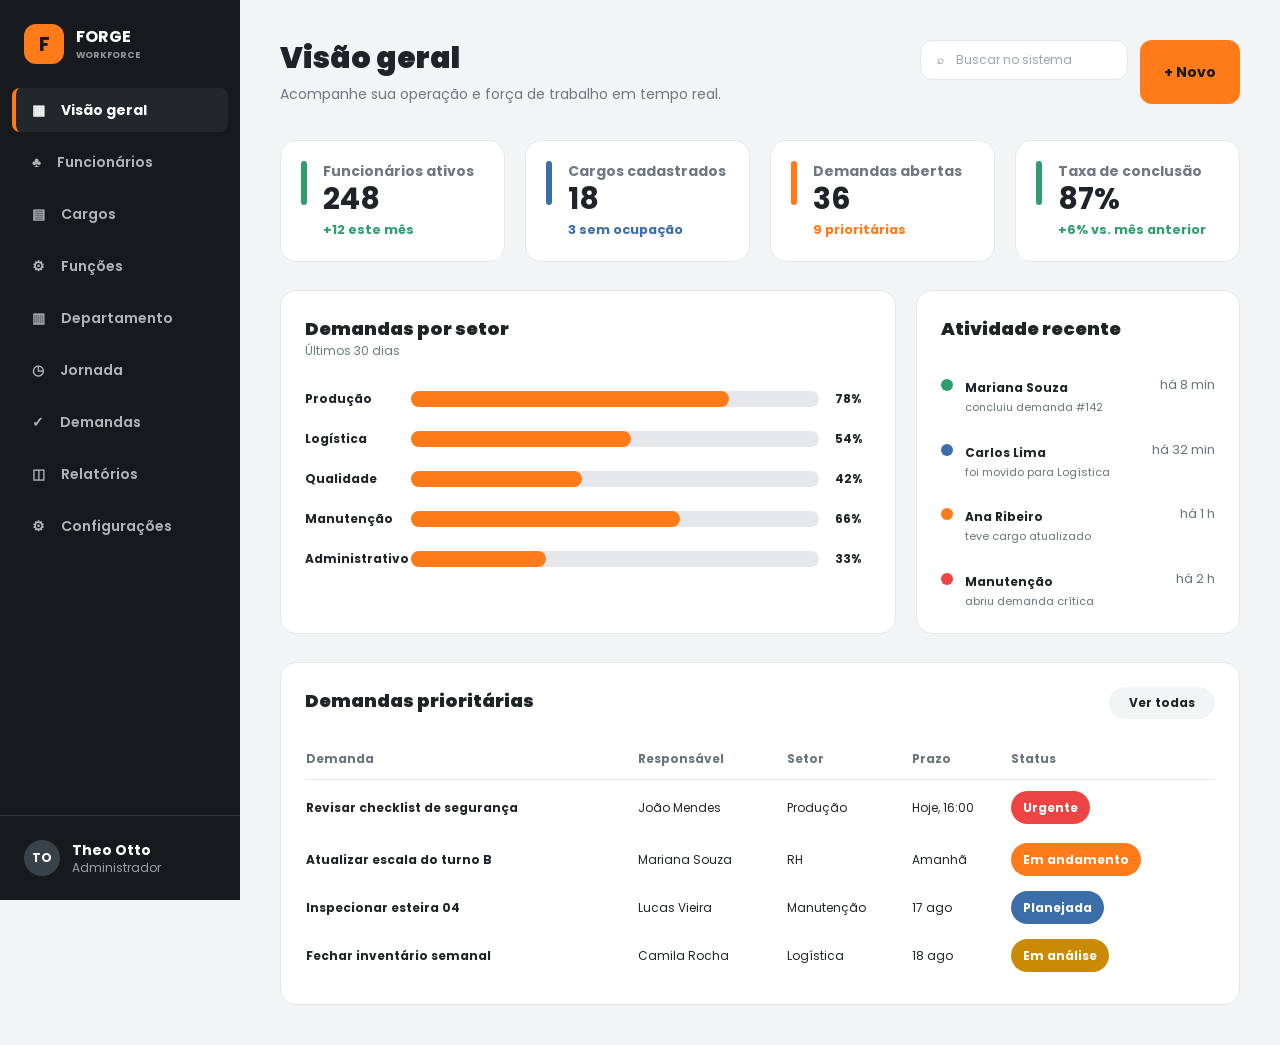
<file: reuso/view/index.html>
<!doctype html>
<html lang="pt-BR">
<head>
  <meta charset="UTF-8"><meta name="viewport" content="width=device-width,initial-scale=1">
  <title>Forge Workforce</title><script src="../assets/vendor/tailwind.js"></script>
  <script>tailwind.config={theme:{extend:{colors:{orange:'#ff7a18',ink:'#171a1d',page:'#f3f4f6'},fontFamily:{sans:['Poppins','Arial','sans-serif']}}}}</script>
  <title>Home</title>
<script src="../assets/js/variabilidade.js" defer></script>
  <link rel="stylesheet" href="../assets/css/fonts.css">
</head>
<body class="min-h-screen bg-page font-sans text-[#202428] ">
<div class="min-h-screen lg:flex">
  <aside class="bg-ink text-white lg:fixed lg:inset-y-0 lg:flex lg:w-60 lg:flex-col">
    <div class="flex items-center justify-between p-5 lg:p-6">
      <div class="flex items-center gap-3"><b class="grid size-10 place-items-center rounded-xl bg-orange text-xl text-ink">F</b><div><p class="font-bold">FORGE</p><p class="text-[9px] font-bold text-[#8f989f]">WORKFORCE</p></div></div><span class="lg:hidden">☰</span>
    </div>
    <nav class="hidden flex-1 space-y-2 px-3 lg:block">
      <a href="index.html" class="flex gap-4 rounded-lg border-l-4 border-orange bg-[#22272b] px-4 py-3 text-sm font-bold"><span>▦</span>Visão geral</a>
      <a href="funcionarios.html" class="flex gap-4 px-5 py-3 text-sm font-semibold text-[#aeb5bc] hover:bg-[#22272b]"><span>♣</span>Funcionários</a>
      <a href="cargos.html" class="flex gap-4 px-5 py-3 text-sm font-semibold text-[#aeb5bc] hover:bg-[#22272b]"><span>▤</span>Cargos</a>
      <a href="funcoes.html" class="flex gap-4 px-5 py-3 text-sm font-semibold text-[#aeb5bc] hover:bg-[#22272b]"><span>⚙</span>Funções</a>
      <a href="departamento.html" class="flex gap-4 px-5 py-3 text-sm font-semibold text-[#aeb5bc] hover:bg-[#22272b]"><span>▥</span>Departamento</a>
      <a href="jornada.html" class="flex gap-4 px-5 py-3 text-sm font-semibold text-[#aeb5bc] hover:bg-[#22272b]"><span>◷</span>Jornada</a>
      <a href="demandas.html" class="flex gap-4 px-5 py-3 text-sm font-semibold text-[#aeb5bc] hover:bg-[#22272b]"><span>✓</span>Demandas</a>
      <a href="relatorios.html" class="flex gap-4 px-5 py-3 text-sm font-semibold text-[#aeb5bc] hover:bg-[#22272b]"><span>◫</span>Relatórios</a>
      <a href="configuracoes.html" class="flex gap-4 px-5 py-3 text-sm font-semibold text-[#aeb5bc] hover:bg-[#22272b]"><span>⚙</span>Configurações</a>
    </nav>
    <div class="hidden border-t border-[#30363b] p-6 lg:flex lg:items-center lg:gap-3"><b class="grid size-9 place-items-center rounded-full bg-[#394149] text-xs">TO</b><div><p class="text-sm font-bold">Theo Otto</p><p class="text-xs text-[#9aa2a9]">Administrador</p></div></div>
  </aside>
  <main class="w-full p-5 sm:p-8 lg:ml-60 lg:p-10">
    <header class="mb-9 flex flex-col gap-5 sm:flex-row sm:justify-between">
      <div><h1 class="text-3xl font-black">Visão geral</h1><p class="mt-2 text-sm text-[#6f7780] ">Acompanhe sua operação e força de trabalho em tempo real.</p></div>
      <div class="flex gap-3"><label class="flex h-10 w-52 items-center gap-3 rounded-xl border bg-white px-4 text-xs text-[#6f7780]">⌕<input class="w-full outline-none" placeholder="Buscar no sistema"></label><button class="rounded-xl bg-orange px-6 text-sm font-bold hover:bg-orange-600 hover:scale-105 duration-300">+ Novo</button></div>
    </header>
    <section class="grid gap-5 sm:grid-cols-2 xl:grid-cols-4">
      <article class="rounded-2xl border bg-white p-5"><div class="flex gap-4"><i class="h-11 w-1.5 rounded-full bg-[#2f9e6f]"></i><div><p class="text-sm font-bold text-[#6f7780]">Funcionários ativos</p><b class="block text-3xl">248</b><small class="font-bold text-[#2f9e6f]">+12 este mês</small></div></div></article>
      <article class="rounded-2xl border bg-white p-5"><div class="flex gap-4"><i class="h-11 w-1.5 rounded-full bg-[#3b6ea8]"></i><div><p class="text-sm font-bold text-[#6f7780]">Cargos cadastrados</p><b class="block text-3xl">18</b><small class="font-bold text-[#3b6ea8]">3 sem ocupação</small></div></div></article>
      <article class="rounded-2xl border bg-white p-5"><div class="flex gap-4"><i class="h-11 w-1.5 rounded-full bg-orange"></i><div><p class="text-sm font-bold text-[#6f7780]">Demandas abertas</p><b class="block text-3xl">36</b><small class="font-bold text-orange">9 prioritárias</small></div></div></article>
      <article class="rounded-2xl border bg-white p-5"><div class="flex gap-4"><i class="h-11 w-1.5 rounded-full bg-[#2f9e6f]"></i><div><p class="text-sm font-bold text-[#6f7780]">Taxa de conclusão</p><b class="block text-3xl">87%</b><small class="font-bold text-[#2f9e6f]">+6% vs. mês anterior</small></div></div></article>
    </section>
    <section class="mt-7 grid gap-5 xl:grid-cols-[1.9fr_1fr]">
      <article class="rounded-2xl border bg-white p-6"><h2 class="text-lg font-black">Demandas por setor</h2><p class="text-xs text-[#6f7780]">Últimos 30 dias</p>
        <div class="mt-8 space-y-6">
          <div class="grid grid-cols-[90px_1fr_36px] gap-4 text-xs font-bold"><span>Produção</span><div class="h-4 rounded-full bg-gray-200"><div class="h-full w-[78%] rounded-full bg-orange"></div></div><span>78%</span></div>
          <div class="grid grid-cols-[90px_1fr_36px] gap-4 text-xs font-bold"><span>Logística</span><div class="h-4 rounded-full bg-gray-200"><div class="h-full w-[54%] rounded-full bg-orange"></div></div><span>54%</span></div>
          <div class="grid grid-cols-[90px_1fr_36px] gap-4 text-xs font-bold"><span>Qualidade</span><div class="h-4 rounded-full bg-gray-200"><div class="h-full w-[42%] rounded-full bg-orange"></div></div><span>42%</span></div>
          <div class="grid grid-cols-[90px_1fr_36px] gap-4 text-xs font-bold"><span>Manutenção</span><div class="h-4 rounded-full bg-gray-200"><div class="h-full w-[66%] rounded-full bg-orange"></div></div><span>66%</span></div>
          <div class="grid grid-cols-[90px_1fr_36px] gap-4 text-xs font-bold"><span>Administrativo</span><div class="h-4 rounded-full bg-gray-200"><div class="h-full w-[33%] rounded-full bg-orange"></div></div><span>33%</span></div>
        </div>
      </article>
      <article class="rounded-2xl border bg-white p-6"><h2 class="text-lg font-black">Atividade recente</h2>
        <div class="mt-8 space-y-6">
          <div class="flex gap-3"><i class="mt-1 size-3 rounded-full bg-[#2f9e6f]"></i><div class="flex-1"><b class="text-xs">Mariana Souza</b><p class="text-[11px] text-gray-500">concluiu demanda #142</p></div><small class="text-gray-500">há 8 min</small></div>
          <div class="flex gap-3"><i class="mt-1 size-3 rounded-full bg-[#3b6ea8]"></i><div class="flex-1"><b class="text-xs">Carlos Lima</b><p class="text-[11px] text-gray-500">foi movido para Logística</p></div><small class="text-gray-500">há 32 min</small></div>
          <div class="flex gap-3"><i class="mt-1 size-3 rounded-full bg-orange"></i><div class="flex-1"><b class="text-xs">Ana Ribeiro</b><p class="text-[11px] text-gray-500">teve cargo atualizado</p></div><small class="text-gray-500">há 1 h</small></div>
          <div class="flex gap-3"><i class="mt-1 size-3 rounded-full bg-red-500"></i><div class="flex-1"><b class="text-xs">Manutenção</b><p class="text-[11px] text-gray-500">abriu demanda crítica</p></div><small class="text-gray-500">há 2 h</small></div>
        </div>
      </article>
    </section>
    <section class="mt-7 rounded-2xl border bg-white p-6"><div class="flex justify-between"><h2 class="text-lg font-black">Demandas prioritárias</h2><button class="rounded-full bg-gray-100 px-5 py-2 text-xs font-bold">Ver todas</button></div>
      <div class="overflow-x-auto"><table class="mt-5 w-full min-w-[760px] text-left text-xs"><thead class="border-b text-gray-500"><tr><th class="py-3">Demanda</th><th>Responsável</th><th>Setor</th><th>Prazo</th><th>Status</th></tr></thead><tbody>
        <tr><td class="py-5 font-bold">Revisar checklist de segurança</td><td>João Mendes</td><td>Produção</td><td>Hoje, 16:00</td><td><b class="rounded-full bg-red-500 px-3 py-2 text-white">Urgente</b></td></tr>
        <tr><td class="py-4 font-bold">Atualizar escala do turno B</td><td>Mariana Souza</td><td>RH</td><td>Amanhã</td><td><b class="rounded-full bg-orange px-3 py-2 text-white">Em andamento</b></td></tr>
        <tr><td class="py-4 font-bold">Inspecionar esteira 04</td><td>Lucas Vieira</td><td>Manutenção</td><td>17 ago</td><td><b class="rounded-full bg-[#3b6ea8] px-3 py-2 text-white">Planejada</b></td></tr>
        <tr><td class="py-4 font-bold">Fechar inventário semanal</td><td>Camila Rocha</td><td>Logística</td><td>18 ago</td><td><b class="rounded-full bg-yellow-600 px-3 py-2 text-white">Em análise</b></td></tr>
      </tbody></table></div>
    </section>
  </main>
</div>
</body></html>
</file>
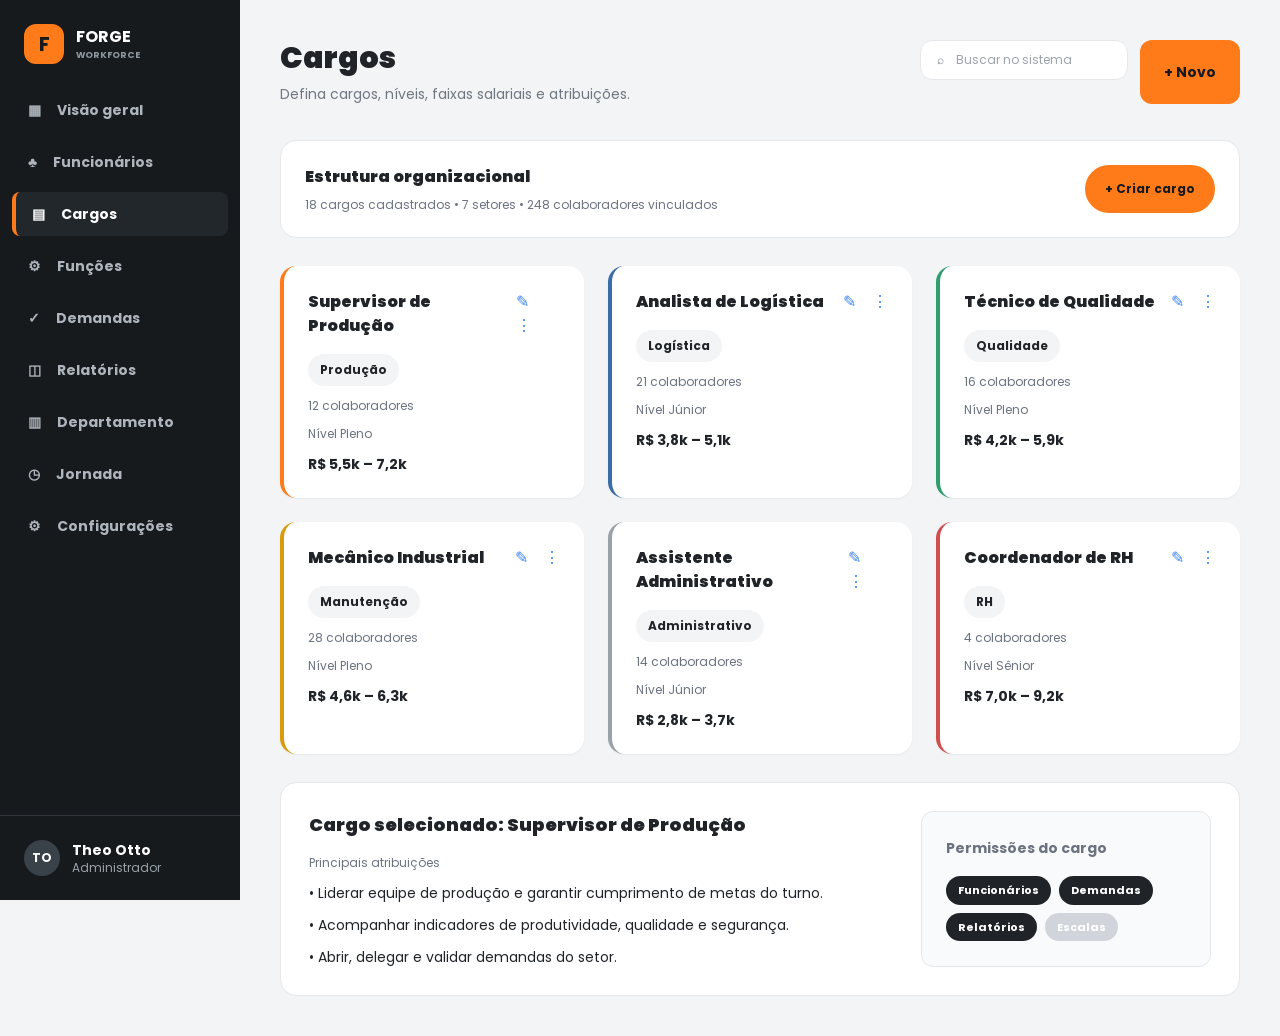
<file: reuso/view/cargos.html>
<!doctype html>
<html lang="pt-BR">
<head>
  <meta charset="UTF-8">
  <meta name="viewport" content="width=device-width, initial-scale=1">
  <title>Cargos</title>
  <script src="../assets/vendor/tailwind.js"></script>
<script src="../assets/js/variabilidade.js" defer></script>
  <link rel="stylesheet" href="../assets/css/fonts.css">
</head>
<body data-screen="cargos" class="min-h-screen bg-[#f3f4f6] font-sans text-[#202428]">
<div class="min-h-screen lg:flex">
<aside class="bg-[#171a1d] text-white lg:fixed lg:inset-y-0 lg:flex lg:w-60 lg:flex-col">
<div class="flex items-center gap-3 p-6">
<b class="grid size-10 place-items-center rounded-xl bg-[#ff7a18] text-xl text-[#171a1d]">F</b>
<div>
<p class="font-bold">FORGE</p>
<p class="text-[9px] font-bold text-[#8f989f]">WORKFORCE</p>
</div>
</div>
<nav class="hidden flex-1 space-y-2 px-3 lg:block">
<a href="index.html" class="flex gap-4 rounded-lg text-[#aeb5bc] px-4 py-3 text-sm font-bold">
<span>▦</span>Visão geral</a>
<a href="funcionarios.html" class="flex gap-4 rounded-lg text-[#aeb5bc] px-4 py-3 text-sm font-bold">
<span>♣</span>Funcionários</a>
<a href="cargos.html" class="flex gap-4 rounded-lg border-l-4 border-[#ff7a18] bg-[#22272b] text-white px-4 py-3 text-sm font-bold">
<span>▤</span>Cargos</a>
<a href="funcoes.html" class="flex gap-4 rounded-lg text-[#aeb5bc] px-4 py-3 text-sm font-bold">
<span>⚙</span>Funções</a>
<a href="demandas.html" class="flex gap-4 rounded-lg text-[#aeb5bc] px-4 py-3 text-sm font-bold">
<span>✓</span>Demandas</a>
<a href="relatorios.html" class="flex gap-4 rounded-lg text-[#aeb5bc] px-4 py-3 text-sm font-bold">
<span>◫</span>Relatórios</a>
<a href="departamento.html" class="flex gap-4 rounded-lg text-[#aeb5bc] px-4 py-3 text-sm font-bold">
<span>▥</span>Departamento</a>
<a href="jornada.html" class="flex gap-4 rounded-lg text-[#aeb5bc] px-4 py-3 text-sm font-bold">
<span>◷</span>Jornada</a>
<a href="configuracoes.html" class="flex gap-4 rounded-lg text-[#aeb5bc] px-4 py-3 text-sm font-bold">
<span>⚙</span>Configurações</a>
</nav>
<a href="perfil.html" class="hidden border-t border-[#30363b] p-6 lg:flex lg:items-center lg:gap-3">
<b class="grid size-9 place-items-center rounded-full bg-[#394149] text-xs">TO</b>
<div>
<p class="text-sm font-bold">Theo Otto</p>
<p class="text-xs text-[#9aa2a9]">Administrador</p>
</div>
</a>
</aside>
<main class="w-full p-5 sm:p-8 lg:ml-60 lg:p-10">
<header class="mb-9 flex flex-col gap-5 sm:flex-row sm:justify-between">
<div>
<h1 class="text-3xl font-black">Cargos</h1>
<p class="mt-2 text-sm text-[#6f7780]">Defina cargos, níveis, faixas salariais e atribuições.</p>
</div>
<div class="flex gap-3">
<label class="flex h-10 w-52 items-center gap-3 rounded-xl border bg-white px-4 text-xs text-[#6f7780]">⌕<input class="w-full outline-none" placeholder="Buscar no sistema">
</label>
<button class="rounded-xl bg-[#ff7a18] px-6 text-sm font-bold">+ Novo</button>
</div>
</header>
<section class="mb-7 flex justify-between rounded-2xl border bg-white p-6">
<div>
<h2 class="font-black">Estrutura organizacional</h2>
<p class="mt-2 text-xs text-gray-500">18 cargos cadastrados • 7 setores • 248 colaboradores vinculados</p>
</div>
<button class="rounded-full bg-[#ff7a18] px-5 text-xs font-bold">+ Criar cargo</button>
</section>
<section class="grid gap-6 md:grid-cols-2 xl:grid-cols-3">
<article class="rounded-2xl border-l-4 bg-white p-6 shadow-sm" style="border-left-color:#ff7a18">
<div class="flex justify-between">
<h3 class="font-black">Supervisor de Produção</h3>
<span class="text-blue-500">✎　⋮</span>
</div>
<b class="mt-4 inline-block rounded-full bg-gray-100 px-3 py-2 text-xs">Produção</b>
<p class="mt-3 text-xs text-gray-500">12 colaboradores</p>
<p class="mt-3 text-xs text-gray-500">Nível Pleno</p>
<strong class="mt-3 block text-sm">R$ 5,5k – 7,2k</strong>
</article>
<article class="rounded-2xl border-l-4 bg-white p-6 shadow-sm" style="border-left-color:#3b6ea8">
<div class="flex justify-between">
<h3 class="font-black">Analista de Logística</h3>
<span class="text-blue-500">✎　⋮</span>
</div>
<b class="mt-4 inline-block rounded-full bg-gray-100 px-3 py-2 text-xs">Logística</b>
<p class="mt-3 text-xs text-gray-500">21 colaboradores</p>
<p class="mt-3 text-xs text-gray-500">Nível Júnior</p>
<strong class="mt-3 block text-sm">R$ 3,8k – 5,1k</strong>
</article>
<article class="rounded-2xl border-l-4 bg-white p-6 shadow-sm" style="border-left-color:#2f9e6f">
<div class="flex justify-between">
<h3 class="font-black">Técnico de Qualidade</h3>
<span class="text-blue-500">✎　⋮</span>
</div>
<b class="mt-4 inline-block rounded-full bg-gray-100 px-3 py-2 text-xs">Qualidade</b>
<p class="mt-3 text-xs text-gray-500">16 colaboradores</p>
<p class="mt-3 text-xs text-gray-500">Nível Pleno</p>
<strong class="mt-3 block text-sm">R$ 4,2k – 5,9k</strong>
</article>
<article class="rounded-2xl border-l-4 bg-white p-6 shadow-sm" style="border-left-color:#d99a0b">
<div class="flex justify-between">
<h3 class="font-black">Mecânico Industrial</h3>
<span class="text-blue-500">✎　⋮</span>
</div>
<b class="mt-4 inline-block rounded-full bg-gray-100 px-3 py-2 text-xs">Manutenção</b>
<p class="mt-3 text-xs text-gray-500">28 colaboradores</p>
<p class="mt-3 text-xs text-gray-500">Nível Pleno</p>
<strong class="mt-3 block text-sm">R$ 4,6k – 6,3k</strong>
</article>
<article class="rounded-2xl border-l-4 bg-white p-6 shadow-sm" style="border-left-color:#9aa2a9">
<div class="flex justify-between">
<h3 class="font-black">Assistente Administrativo</h3>
<span class="text-blue-500">✎　⋮</span>
</div>
<b class="mt-4 inline-block rounded-full bg-gray-100 px-3 py-2 text-xs">Administrativo</b>
<p class="mt-3 text-xs text-gray-500">14 colaboradores</p>
<p class="mt-3 text-xs text-gray-500">Nível Júnior</p>
<strong class="mt-3 block text-sm">R$ 2,8k – 3,7k</strong>
</article>
<article class="rounded-2xl border-l-4 bg-white p-6 shadow-sm" style="border-left-color:#cf4e4e">
<div class="flex justify-between">
<h3 class="font-black">Coordenador de RH</h3>
<span class="text-blue-500">✎　⋮</span>
</div>
<b class="mt-4 inline-block rounded-full bg-gray-100 px-3 py-2 text-xs">RH</b>
<p class="mt-3 text-xs text-gray-500">4 colaboradores</p>
<p class="mt-3 text-xs text-gray-500">Nível Sênior</p>
<strong class="mt-3 block text-sm">R$ 7,0k – 9,2k</strong>
</article>
</section>
<section class="mt-7 grid gap-8 rounded-2xl border bg-white p-7 lg:grid-cols-[2fr_1fr]">
<div>
<h2 class="text-lg font-black">Cargo selecionado: Supervisor de Produção</h2>
<p class="mt-4 text-xs text-gray-500">Principais atribuições</p>
<ul class="mt-3 space-y-3 text-sm">
<li>• Liderar equipe de produção e garantir cumprimento de metas do turno.</li>
<li>• Acompanhar indicadores de produtividade, qualidade e segurança.</li>
<li>• Abrir, delegar e validar demandas do setor.</li>
</ul>
</div>
<div class="rounded-xl border bg-gray-50 p-6">
<b class="text-sm text-gray-500">Permissões do cargo</b>
<div class="mt-4 flex flex-wrap gap-2">
<span class="rounded-full bg-[#202428] px-3 py-1.5 text-[11px] font-bold text-white">Funcionários</span>
<span class="rounded-full bg-[#202428] px-3 py-1.5 text-[11px] font-bold text-white">Demandas</span>
<span class="rounded-full bg-[#202428] px-3 py-1.5 text-[11px] font-bold text-white">Relatórios</span>
<span class="rounded-full bg-gray-300 text-black px-3 py-1.5 text-[11px] font-bold text-white">Escalas</span>
</div>
</div>
</section>
</main>
</div>
</body>
</html>
</file>
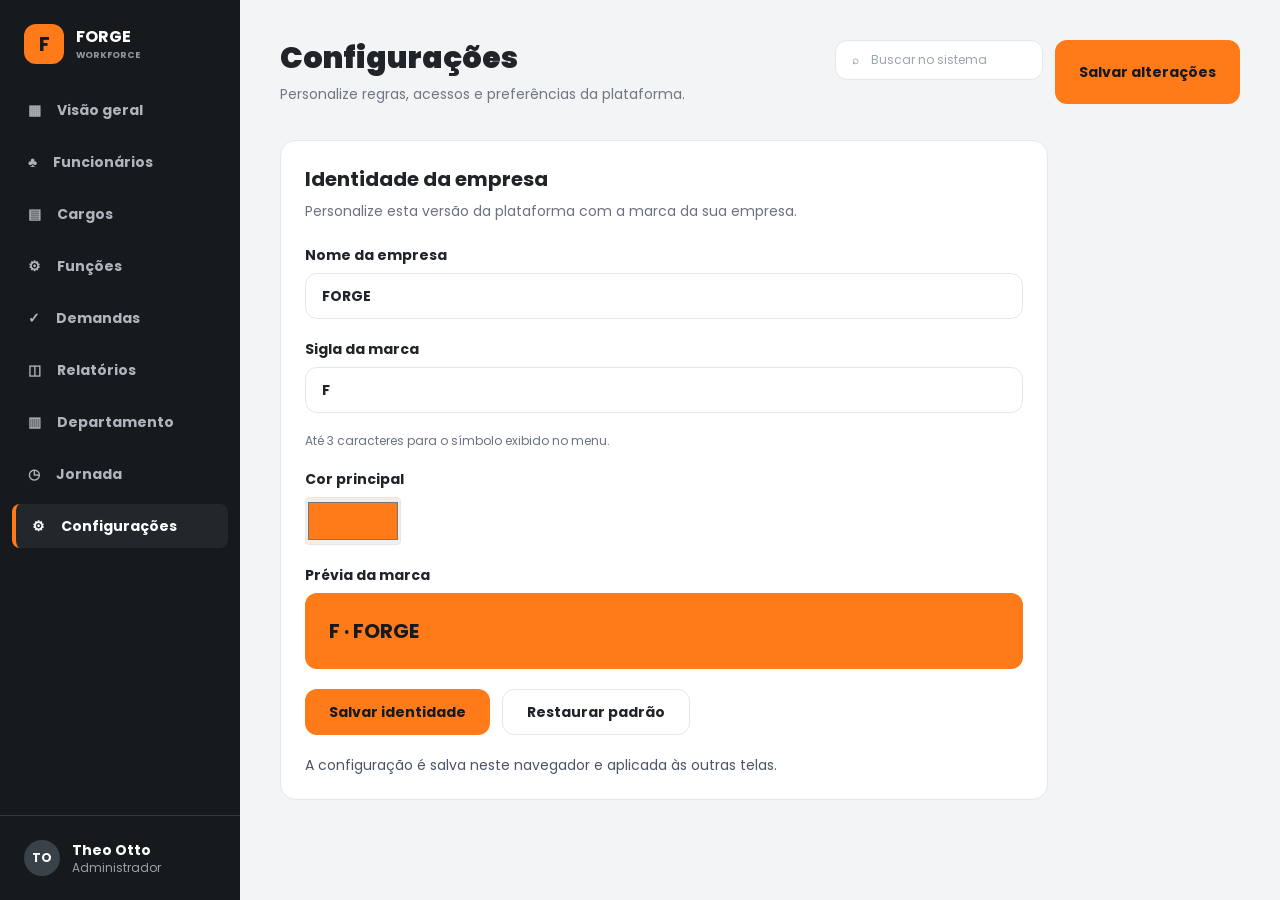
<file: reuso/view/configuracoes.html>
<!doctype html>
<html lang="pt-BR">
<head>
  <meta charset="UTF-8">
  <meta name="viewport" content="width=device-width, initial-scale=1">
  <title>Configurações</title>
  <script src="../assets/vendor/tailwind.js"></script>
<script src="../assets/js/variabilidade.js" defer></script>
  <link rel="stylesheet" href="../assets/css/fonts.css">
</head>
<body data-screen="configuracoes" class="min-h-screen bg-[#f3f4f6] font-sans text-[#202428]">
<div class="min-h-screen lg:flex">
<aside class="bg-[#171a1d] text-white lg:fixed lg:inset-y-0 lg:flex lg:w-60 lg:flex-col">
<div class="flex items-center gap-3 p-6">
<b class="grid size-10 place-items-center rounded-xl bg-[#ff7a18] text-xl text-[#171a1d]">F</b>
<div>
<p class="font-bold">FORGE</p>
<p class="text-[9px] font-bold text-[#8f989f]">WORKFORCE</p>
</div>
</div>
<nav class="hidden flex-1 space-y-2 px-3 lg:block">
<a href="index.html" class="flex gap-4 rounded-lg text-[#aeb5bc] px-4 py-3 text-sm font-bold">
<span>▦</span>Visão geral</a>
<a href="funcionarios.html" class="flex gap-4 rounded-lg text-[#aeb5bc] px-4 py-3 text-sm font-bold">
<span>♣</span>Funcionários</a>
<a href="cargos.html" class="flex gap-4 rounded-lg text-[#aeb5bc] px-4 py-3 text-sm font-bold">
<span>▤</span>Cargos</a>
<a href="funcoes.html" class="flex gap-4 rounded-lg text-[#aeb5bc] px-4 py-3 text-sm font-bold">
<span>⚙</span>Funções</a>
<a href="demandas.html" class="flex gap-4 rounded-lg text-[#aeb5bc] px-4 py-3 text-sm font-bold">
<span>✓</span>Demandas</a>
<a href="relatorios.html" class="flex gap-4 rounded-lg text-[#aeb5bc] px-4 py-3 text-sm font-bold">
<span>◫</span>Relatórios</a>
<a href="departamento.html" class="flex gap-4 rounded-lg text-[#aeb5bc] px-4 py-3 text-sm font-bold">
<span>▥</span>Departamento</a>
<a href="jornada.html" class="flex gap-4 rounded-lg text-[#aeb5bc] px-4 py-3 text-sm font-bold">
<span>◷</span>Jornada</a>
<a href="configuracoes.html" class="flex gap-4 rounded-lg border-l-4 border-[#ff7a18] bg-[#22272b] text-white px-4 py-3 text-sm font-bold">
<span>⚙</span>Configurações</a>
</nav>
<a href="perfil.html" class="hidden border-t border-[#30363b] p-6 lg:flex lg:items-center lg:gap-3">
<b class="grid size-9 place-items-center rounded-full bg-[#394149] text-xs">TO</b>
<div>
<p class="text-sm font-bold">Theo Otto</p>
<p class="text-xs text-[#9aa2a9]">Administrador</p>
</div>
</a>
</aside>
<main class="w-full p-5 sm:p-8 lg:ml-60 lg:p-10">
<header class="mb-9 flex flex-col gap-5 sm:flex-row sm:justify-between">
<div>
<h1 class="text-3xl font-black">Configurações</h1>
<p class="mt-2 text-sm text-[#6f7780]">Personalize regras, acessos e preferências da plataforma.</p>
</div>
<div class="flex gap-3">
<label class="flex h-10 w-52 items-center gap-3 rounded-xl border bg-white px-4 text-xs text-[#6f7780]">⌕<input class="w-full outline-none" placeholder="Buscar no sistema">
</label>
<button type="submit" form="identidade-form" class="rounded-xl bg-[#ff7a18] px-6 text-sm font-bold">Salvar alterações</button>
</div>
</header>
<section class="rounded-2xl border bg-white p-6 max-w-3xl">
<h2 class="text-xl font-bold">Identidade da empresa</h2>
<p class="mt-2 text-sm text-gray-500">Personalize esta versão da plataforma com a marca da sua empresa.</p>
<form id="identidade-form" class="mt-6 space-y-5">
<label class="block text-sm font-bold">Nome da empresa
<input name="nome" required maxlength="40" class="mt-2 block w-full rounded-xl border px-4 py-3" autocomplete="organization"></label>
<label class="block text-sm font-bold">Sigla da marca
<input name="sigla" required maxlength="3" class="mt-2 block w-full rounded-xl border px-4 py-3" aria-describedby="sigla-ajuda"></label>
<p id="sigla-ajuda" class="text-xs text-gray-500">Até 3 caracteres para o símbolo exibido no menu.</p>
<label class="block text-sm font-bold">Cor principal
<input name="cor" type="color" class="mt-2 block h-12 w-24 cursor-pointer rounded border" value="#ff7a18"></label>
<div><p class="mb-2 text-sm font-bold">Prévia da marca</p><div id="identidade-previa" class="rounded-xl p-6 text-xl font-bold"></div></div>
<div class="flex flex-wrap gap-3"><button type="submit" class="rounded-xl bg-[#ff7a18] px-6 py-3 text-sm font-bold">Salvar identidade</button><button id="identidade-restaurar" type="button" class="rounded-xl border px-6 py-3 text-sm font-bold">Restaurar padrão</button></div>
<p id="identidade-mensagem" role="status" aria-live="polite" class="text-sm text-gray-600">A configuração é salva neste navegador e aplicada às outras telas.</p>
</form>
</section>
</main>
</div>
</body>
</html>
</file>
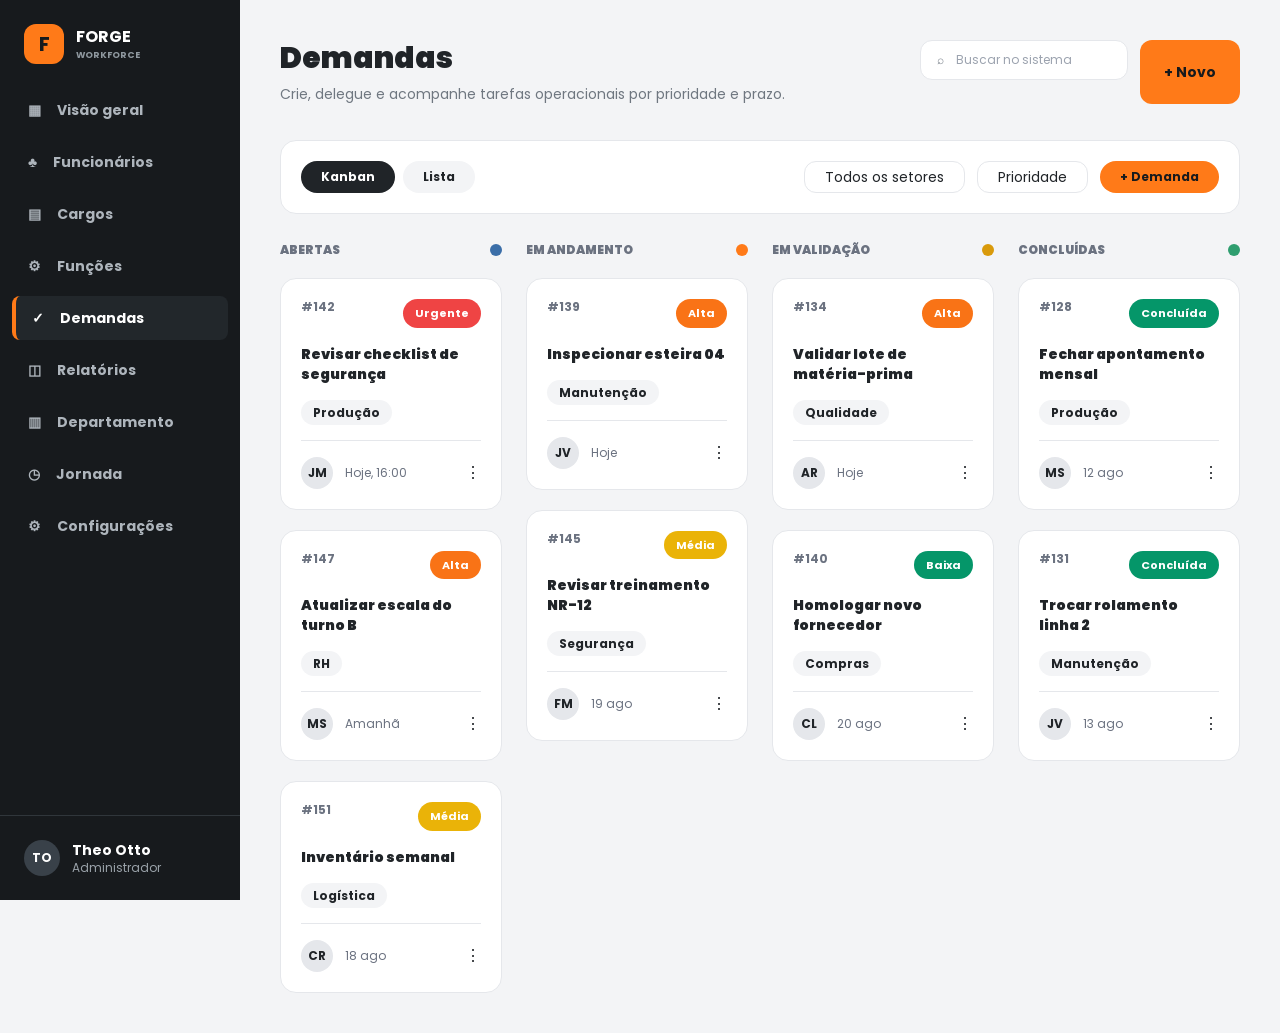
<file: reuso/view/demandas.html>
<!doctype html>
<html lang="pt-BR">
<head>
  <meta charset="UTF-8">
  <meta name="viewport" content="width=device-width, initial-scale=1">
  <title>Demandas</title>
  <script src="../assets/vendor/tailwind.js"></script>
<script src="../assets/js/variabilidade.js" defer></script>
  <link rel="stylesheet" href="../assets/css/fonts.css">
</head>
<body data-screen="demandas" class="min-h-screen bg-[#f3f4f6] font-sans text-[#202428]">
<div class="min-h-screen lg:flex">
<aside class="bg-[#171a1d] text-white lg:fixed lg:inset-y-0 lg:flex lg:w-60 lg:flex-col">
<div class="flex items-center gap-3 p-6">
<b class="grid size-10 place-items-center rounded-xl bg-[#ff7a18] text-xl text-[#171a1d]">F</b>
<div>
<p class="font-bold">FORGE</p>
<p class="text-[9px] font-bold text-[#8f989f]">WORKFORCE</p>
</div>
</div>
<nav class="hidden flex-1 space-y-2 px-3 lg:block">
<a href="index.html" class="flex gap-4 rounded-lg text-[#aeb5bc] px-4 py-3 text-sm font-bold">
<span>▦</span>Visão geral</a>
<a href="funcionarios.html" class="flex gap-4 rounded-lg text-[#aeb5bc] px-4 py-3 text-sm font-bold">
<span>♣</span>Funcionários</a>
<a href="cargos.html" class="flex gap-4 rounded-lg text-[#aeb5bc] px-4 py-3 text-sm font-bold">
<span>▤</span>Cargos</a>
<a href="funcoes.html" class="flex gap-4 rounded-lg text-[#aeb5bc] px-4 py-3 text-sm font-bold">
<span>⚙</span>Funções</a>
<a href="demandas.html" class="flex gap-4 rounded-lg border-l-4 border-[#ff7a18] bg-[#22272b] text-white px-4 py-3 text-sm font-bold">
<span>✓</span>Demandas</a>
<a href="relatorios.html" class="flex gap-4 rounded-lg text-[#aeb5bc] px-4 py-3 text-sm font-bold">
<span>◫</span>Relatórios</a>
<a href="departamento.html" class="flex gap-4 rounded-lg text-[#aeb5bc] px-4 py-3 text-sm font-bold">
<span>▥</span>Departamento</a>
<a href="jornada.html" class="flex gap-4 rounded-lg text-[#aeb5bc] px-4 py-3 text-sm font-bold">
<span>◷</span>Jornada</a>
<a href="configuracoes.html" class="flex gap-4 rounded-lg text-[#aeb5bc] px-4 py-3 text-sm font-bold">
<span>⚙</span>Configurações</a>
</nav>
<a href="perfil.html" class="hidden border-t border-[#30363b] p-6 lg:flex lg:items-center lg:gap-3">
<b class="grid size-9 place-items-center rounded-full bg-[#394149] text-xs">TO</b>
<div>
<p class="text-sm font-bold">Theo Otto</p>
<p class="text-xs text-[#9aa2a9]">Administrador</p>
</div>
</a>
</aside>
<main class="w-full p-5 sm:p-8 lg:ml-60 lg:p-10">
<header class="mb-9 flex flex-col gap-5 sm:flex-row sm:justify-between">
<div>
<h1 class="text-3xl font-black">Demandas</h1>
<p class="mt-2 text-sm text-[#6f7780]">Crie, delegue e acompanhe tarefas operacionais por prioridade e prazo.</p>
</div>
<div class="flex gap-3">
<label class="flex h-10 w-52 items-center gap-3 rounded-xl border bg-white px-4 text-xs text-[#6f7780]">⌕<input class="w-full outline-none" placeholder="Buscar no sistema">
</label>
<button class="rounded-xl bg-[#ff7a18] px-6 text-sm font-bold">+ Novo</button>
</div>
</header>
<section class="mb-7 flex flex-wrap justify-between gap-4 rounded-2xl border bg-white p-5">
<div class="flex gap-2">
<b class="rounded-full bg-[#202428] px-5 py-2 text-xs text-white">Kanban</b>
<b class="rounded-full bg-gray-100 px-5 py-2 text-xs">Lista</b>
</div>
<div class="flex gap-3">
<button class="rounded-xl border px-5 text-sm">Todos os setores</button>
<button class="rounded-xl border px-5 text-sm">Prioridade</button>
<button class="rounded-full bg-[#ff7a18] px-5 text-xs font-bold">+ Demanda</button>
</div>
</section>
<section class="grid gap-6 md:grid-cols-2 xl:grid-cols-4">
<div>
<h2 class="mb-5 flex items-center justify-between text-xs font-black text-gray-500">ABERTAS<i class="size-3 rounded-full" style="background:#3b6ea8">
</i>
</h2>
<div class="space-y-5">
<article class="rounded-2xl border bg-white p-5">
<div class="flex justify-between">
<b class="text-xs text-gray-500">#142</b>
<span class="rounded-full bg-red-500 px-3 py-1.5 text-[11px] font-bold text-white">Urgente</span>
</div>
<h3 class="my-4 text-sm font-black">Revisar checklist de segurança</h3>
<b class="rounded-full bg-gray-100 px-3 py-1 text-xs">Produção</b>
<div class="mt-4 flex items-center gap-3 border-t pt-4">
<b class="grid size-8 place-items-center rounded-full bg-gray-200 text-xs">JM</b>
<span class="text-xs text-gray-500">Hoje, 16:00</span>
<span class="ml-auto">⋮</span>
</div>
</article>
<article class="rounded-2xl border bg-white p-5">
<div class="flex justify-between">
<b class="text-xs text-gray-500">#147</b>
<span class="rounded-full bg-orange-500 px-3 py-1.5 text-[11px] font-bold text-white">Alta</span>
</div>
<h3 class="my-4 text-sm font-black">Atualizar escala do turno B</h3>
<b class="rounded-full bg-gray-100 px-3 py-1 text-xs">RH</b>
<div class="mt-4 flex items-center gap-3 border-t pt-4">
<b class="grid size-8 place-items-center rounded-full bg-gray-200 text-xs">MS</b>
<span class="text-xs text-gray-500">Amanhã</span>
<span class="ml-auto">⋮</span>
</div>
</article>
<article class="rounded-2xl border bg-white p-5">
<div class="flex justify-between">
<b class="text-xs text-gray-500">#151</b>
<span class="rounded-full bg-yellow-500 px-3 py-1.5 text-[11px] font-bold text-white">Média</span>
</div>
<h3 class="my-4 text-sm font-black">Inventário semanal</h3>
<b class="rounded-full bg-gray-100 px-3 py-1 text-xs">Logística</b>
<div class="mt-4 flex items-center gap-3 border-t pt-4">
<b class="grid size-8 place-items-center rounded-full bg-gray-200 text-xs">CR</b>
<span class="text-xs text-gray-500">18 ago</span>
<span class="ml-auto">⋮</span>
</div>
</article>
</div>
</div>
<div>
<h2 class="mb-5 flex items-center justify-between text-xs font-black text-gray-500">EM ANDAMENTO<i class="size-3 rounded-full" style="background:#ff7a18">
</i>
</h2>
<div class="space-y-5">
<article class="rounded-2xl border bg-white p-5">
<div class="flex justify-between">
<b class="text-xs text-gray-500">#139</b>
<span class="rounded-full bg-orange-500 px-3 py-1.5 text-[11px] font-bold text-white">Alta</span>
</div>
<h3 class="my-4 text-sm font-black">Inspecionar esteira 04</h3>
<b class="rounded-full bg-gray-100 px-3 py-1 text-xs">Manutenção</b>
<div class="mt-4 flex items-center gap-3 border-t pt-4">
<b class="grid size-8 place-items-center rounded-full bg-gray-200 text-xs">JV</b>
<span class="text-xs text-gray-500">Hoje</span>
<span class="ml-auto">⋮</span>
</div>
</article>
<article class="rounded-2xl border bg-white p-5">
<div class="flex justify-between">
<b class="text-xs text-gray-500">#145</b>
<span class="rounded-full bg-yellow-500 px-3 py-1.5 text-[11px] font-bold text-white">Média</span>
</div>
<h3 class="my-4 text-sm font-black">Revisar treinamento NR-12</h3>
<b class="rounded-full bg-gray-100 px-3 py-1 text-xs">Segurança</b>
<div class="mt-4 flex items-center gap-3 border-t pt-4">
<b class="grid size-8 place-items-center rounded-full bg-gray-200 text-xs">FM</b>
<span class="text-xs text-gray-500">19 ago</span>
<span class="ml-auto">⋮</span>
</div>
</article>
</div>
</div>
<div>
<h2 class="mb-5 flex items-center justify-between text-xs font-black text-gray-500">EM VALIDAÇÃO<i class="size-3 rounded-full" style="background:#d99a0b">
</i>
</h2>
<div class="space-y-5">
<article class="rounded-2xl border bg-white p-5">
<div class="flex justify-between">
<b class="text-xs text-gray-500">#134</b>
<span class="rounded-full bg-orange-500 px-3 py-1.5 text-[11px] font-bold text-white">Alta</span>
</div>
<h3 class="my-4 text-sm font-black">Validar lote de matéria-prima</h3>
<b class="rounded-full bg-gray-100 px-3 py-1 text-xs">Qualidade</b>
<div class="mt-4 flex items-center gap-3 border-t pt-4">
<b class="grid size-8 place-items-center rounded-full bg-gray-200 text-xs">AR</b>
<span class="text-xs text-gray-500">Hoje</span>
<span class="ml-auto">⋮</span>
</div>
</article>
<article class="rounded-2xl border bg-white p-5">
<div class="flex justify-between">
<b class="text-xs text-gray-500">#140</b>
<span class="rounded-full bg-emerald-600 px-3 py-1.5 text-[11px] font-bold text-white">Baixa</span>
</div>
<h3 class="my-4 text-sm font-black">Homologar novo fornecedor</h3>
<b class="rounded-full bg-gray-100 px-3 py-1 text-xs">Compras</b>
<div class="mt-4 flex items-center gap-3 border-t pt-4">
<b class="grid size-8 place-items-center rounded-full bg-gray-200 text-xs">CL</b>
<span class="text-xs text-gray-500">20 ago</span>
<span class="ml-auto">⋮</span>
</div>
</article>
</div>
</div>
<div>
<h2 class="mb-5 flex items-center justify-between text-xs font-black text-gray-500">CONCLUÍDAS<i class="size-3 rounded-full" style="background:#2f9e6f">
</i>
</h2>
<div class="space-y-5">
<article class="rounded-2xl border bg-white p-5">
<div class="flex justify-between">
<b class="text-xs text-gray-500">#128</b>
<span class="rounded-full bg-emerald-600 px-3 py-1.5 text-[11px] font-bold text-white">Concluída</span>
</div>
<h3 class="my-4 text-sm font-black">Fechar apontamento mensal</h3>
<b class="rounded-full bg-gray-100 px-3 py-1 text-xs">Produção</b>
<div class="mt-4 flex items-center gap-3 border-t pt-4">
<b class="grid size-8 place-items-center rounded-full bg-gray-200 text-xs">MS</b>
<span class="text-xs text-gray-500">12 ago</span>
<span class="ml-auto">⋮</span>
</div>
</article>
<article class="rounded-2xl border bg-white p-5">
<div class="flex justify-between">
<b class="text-xs text-gray-500">#131</b>
<span class="rounded-full bg-emerald-600 px-3 py-1.5 text-[11px] font-bold text-white">Concluída</span>
</div>
<h3 class="my-4 text-sm font-black">Trocar rolamento linha 2</h3>
<b class="rounded-full bg-gray-100 px-3 py-1 text-xs">Manutenção</b>
<div class="mt-4 flex items-center gap-3 border-t pt-4">
<b class="grid size-8 place-items-center rounded-full bg-gray-200 text-xs">JV</b>
<span class="text-xs text-gray-500">13 ago</span>
<span class="ml-auto">⋮</span>
</div>
</article>
</div>
</div>
</section>
</main>
</div>
</body>
</html>
</file>
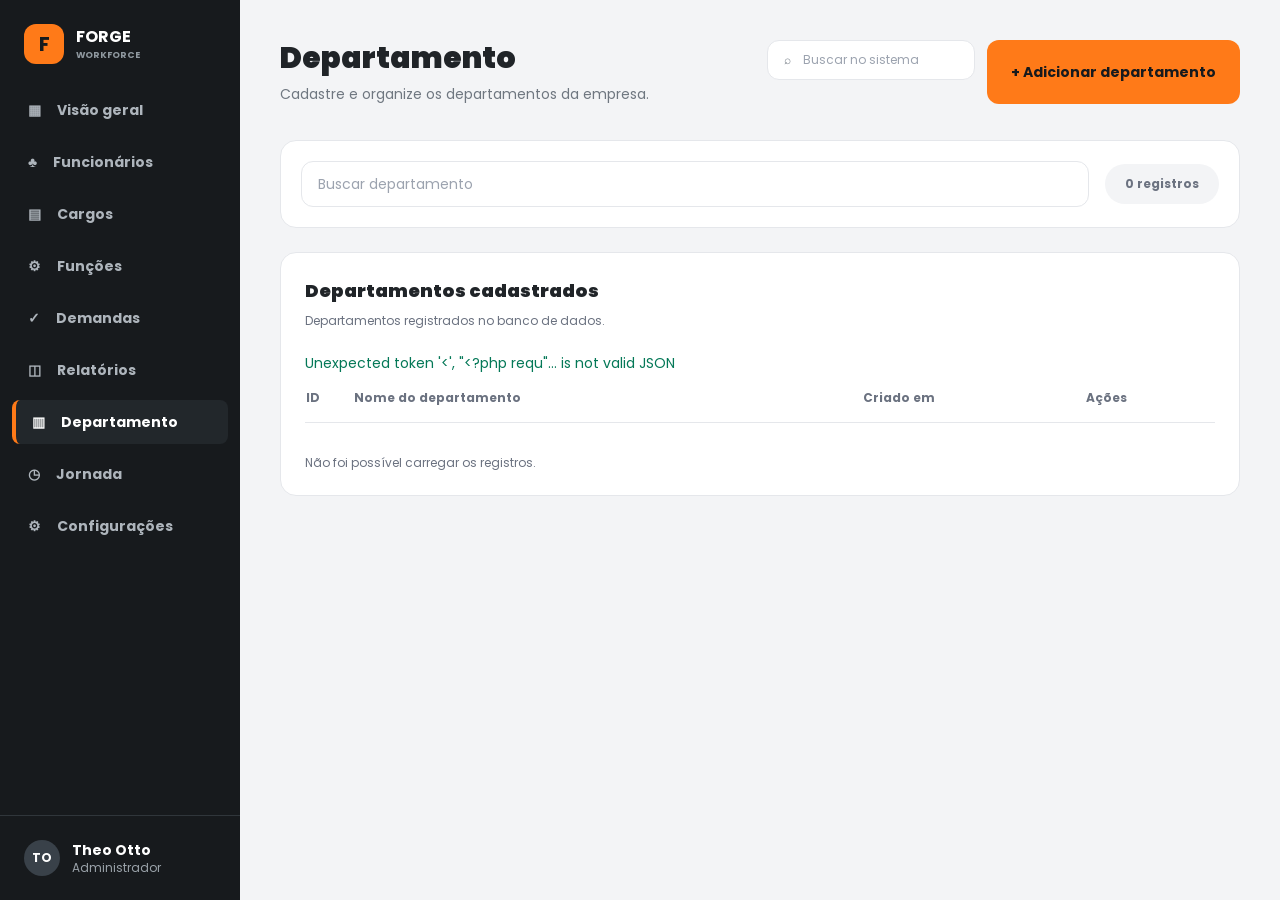
<file: reuso/view/departamento.html>
<!doctype html>
<html lang="pt-BR">
  <head>
    <meta charset="UTF-8" />
    <meta name="viewport" content="width=device-width, initial-scale=1" />
    <title>Departamento</title>
    <script src="../assets/vendor/tailwind.js"></script>
  <script src="../assets/js/variabilidade.js" defer></script>
  <link rel="stylesheet" href="../assets/css/fonts.css">
</head>
  <body
    data-screen="departamento"
    class="min-h-screen bg-[#f3f4f6] font-sans text-[#202428]"
  >
    <div class="min-h-screen lg:flex">
      <aside
        class="bg-[#171a1d] text-white lg:fixed lg:inset-y-0 lg:flex lg:w-60 lg:flex-col"
      >
        <div class="flex items-center gap-3 p-6">
          <b
            class="grid size-10 place-items-center rounded-xl bg-[#ff7a18] text-xl text-[#171a1d]"
            >F</b
          >
          <div>
            <p class="font-bold">FORGE</p>
            <p class="text-[9px] font-bold text-[#8f989f]">WORKFORCE</p>
          </div>
        </div>
        <nav class="hidden flex-1 space-y-2 px-3 lg:block">
          <a
            href="index.html"
            class="flex gap-4 rounded-lg text-[#aeb5bc] px-4 py-3 text-sm font-bold"
          >
            <span>▦</span>Visão geral</a
          >
          <a
            href="funcionarios.html"
            class="flex gap-4 rounded-lg text-[#aeb5bc] px-4 py-3 text-sm font-bold"
          >
            <span>♣</span>Funcionários</a
          >
          <a
            href="cargos.html"
            class="flex gap-4 rounded-lg text-[#aeb5bc] px-4 py-3 text-sm font-bold"
          >
            <span>▤</span>Cargos</a
          >
          <a
            href="funcoes.html"
            class="flex gap-4 rounded-lg text-[#aeb5bc] px-4 py-3 text-sm font-bold"
          >
            <span>⚙</span>Funções</a
          >
          <a
            href="demandas.html"
            class="flex gap-4 rounded-lg text-[#aeb5bc] px-4 py-3 text-sm font-bold"
          >
            <span>✓</span>Demandas</a
          >
          <a
            href="relatorios.html"
            class="flex gap-4 rounded-lg text-[#aeb5bc] px-4 py-3 text-sm font-bold"
          >
            <span>◫</span>Relatórios</a
          >
          <a
            href="departamento.html"
            class="flex gap-4 rounded-lg border-l-4 border-[#ff7a18] bg-[#22272b] text-white px-4 py-3 text-sm font-bold"
          >
            <span>▥</span>Departamento</a
          >
          <a
            href="jornada.html"
            class="flex gap-4 rounded-lg text-[#aeb5bc] px-4 py-3 text-sm font-bold"
          >
            <span>◷</span>Jornada</a
          >
          <a
            href="configuracoes.html"
            class="flex gap-4 rounded-lg text-[#aeb5bc] px-4 py-3 text-sm font-bold"
          >
            <span>⚙</span>Configurações</a
          >
        </nav>
        <a
          href="perfil.html"
          class="hidden border-t border-[#30363b] p-6 lg:flex lg:items-center lg:gap-3"
        >
          <b
            class="grid size-9 place-items-center rounded-full bg-[#394149] text-xs"
            >TO</b
          >
          <div>
            <p class="text-sm font-bold">Theo Otto</p>
            <p class="text-xs text-[#9aa2a9]">Administrador</p>
          </div>
        </a>
      </aside>
      <main class="w-full p-5 sm:p-8 lg:ml-60 lg:p-10">
        <header class="mb-9 flex flex-col gap-5 sm:flex-row sm:justify-between">
          <div>
            <h1 class="text-3xl font-black">Departamento</h1>
            <p class="mt-2 text-sm text-[#6f7780]">
              Cadastre e organize os departamentos da empresa.
            </p>
          </div>
          <div class="flex gap-3">
            <label
              class="flex h-10 w-52 items-center gap-3 rounded-xl border bg-white px-4 text-xs text-[#6f7780]"
              >⌕<input
                class="w-full outline-none"
                placeholder="Buscar no sistema"
              />
            </label>
            <button class="rounded-xl bg-[#ff7a18] px-6 text-sm font-bold">
              + Adicionar departamento
            </button>
          </div>
        </header>
        <section
          class="mb-6 flex flex-wrap items-center gap-4 rounded-2xl border bg-white p-5"
        >
          <input
            id="cadastro-busca"
            class="min-w-64 flex-1 rounded-xl border px-4 py-3 text-sm"
            placeholder="Buscar departamento"
            aria-label="Buscar departamento"
          />
          <b
            id="cadastro-total"
            class="rounded-full bg-gray-100 px-5 py-3 text-xs text-gray-500"
            >0 registros</b
          >
        </section>
        <section class="rounded-2xl border bg-white p-6">
          <h2 class="mb-2 text-lg font-black">Departamentos cadastrados</h2>
          <p class="mb-6 text-xs text-gray-500">
            Departamentos registrados no banco de dados.
          </p>
          <p
            id="cadastro-aviso"
            role="status"
            class="mb-4 text-sm text-emerald-700"
          ></p>
          <div class="overflow-x-auto">
            <table class="w-full min-w-[600px] text-left text-xs">
              <thead class="border-b text-gray-500">
                <tr>
                  <th class="pb-4">ID</th>
                  <th class="pb-4">Nome do departamento</th>
                  <th class="pb-4">Criado em</th>
                  <th class="pb-4">Ações</th>
                </tr>
              </thead>
              <tbody id="cadastro-linhas">
            </tbody>
            </table>
          </div>
          <p id="cadastro-resumo" class="mt-8 text-xs text-gray-500">
            Carregando registros…
          </p>
        </section>
        <dialog
          id="cadastro-modal"
          aria-labelledby="cadastro-titulo"
          class="w-[calc(100%-2rem)] max-w-lg rounded-2xl border bg-white p-6 shadow-xl sm:p-8"
          style="max-height: 90vh; overflow-y: auto"
        >
          <form id="cadastro-form" action="../api/departamento/cadastro-departamento.php" method="post">
            <input type="hidden" id="campo-id" name="id" />
            <div class="mb-5 flex items-center justify-between gap-4">
              <h2 id="cadastro-titulo" class="text-xl font-black">
                Adicionar departamento
              </h2>
              <button
                type="button"
                data-fechar
                aria-label="Fechar modal"
                class="rounded-lg border px-3 py-2"
              >
                ✕
              </button>
            </div>
            <p class="mb-6 text-sm text-gray-500">
              Preencha o nome do departamento.
            </p>
            <div class="space-y-5">
              <label class="block text-sm font-bold" for="campo-nome"
                >Nome do departamento *<input
                  id="campo-nome"
                  name="nome"
                  type="text"
                  required
                  maxlength="100"
                  class="mt-2 w-full rounded-xl border px-4 py-3 font-normal"
                />
              </label>
            </div>
            <p
              id="cadastro-erro"
              role="alert"
              class="mt-4 text-sm text-red-600"
            ></p>
            <div class="mt-7 flex justify-end gap-3">
              <button
                type="button"
                data-fechar
                class="rounded-xl border px-5 py-3 text-sm font-bold"
              >
                Cancelar
              </button>
              <button
                type="submit"
                class="rounded-xl bg-[#ff7a18] px-5 py-3 text-sm font-bold"
              >
                Adicionar
              </button>
            </div>
          </form>
        </dialog>
      </main>
    </div>
    <script src="../assets/js/departamento.js"></script>
  </body>
</html>
</file>
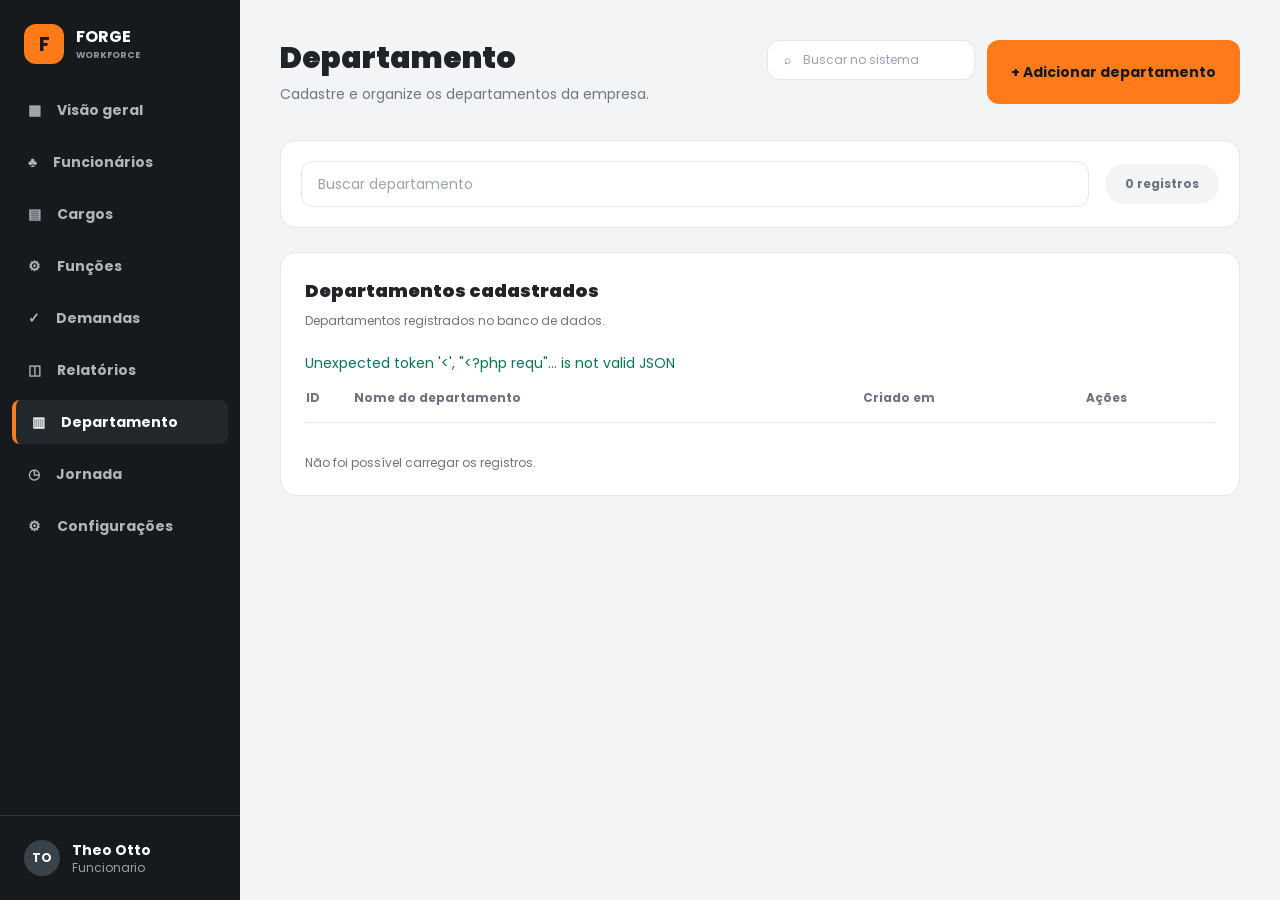
<file: reuso/view/departamento_user.html>
<!doctype html>
<html lang="pt-BR">
  <head>
    <meta charset="UTF-8" />
    <meta name="viewport" content="width=device-width, initial-scale=1" />
    <title>Departamento</title>
    <script src="../assets/vendor/tailwind.js"></script>
  <script src="../assets/js/variabilidade.js" defer></script>
  <link rel="stylesheet" href="../assets/css/fonts.css">
</head>
  <body
    data-screen="departamento"
    class="min-h-screen bg-[#f3f4f6] font-sans text-[#202428]"
  >
    <div class="min-h-screen lg:flex">
      <aside
        class="bg-[#171a1d] text-white lg:fixed lg:inset-y-0 lg:flex lg:w-60 lg:flex-col"
      >
        <div class="flex items-center gap-3 p-6">
          <b
            class="grid size-10 place-items-center rounded-xl bg-[#ff7a18] text-xl text-[#171a1d]"
            >F</b
          >
          <div>
            <p class="font-bold">FORGE</p>
            <p class="text-[9px] font-bold text-[#8f989f]">WORKFORCE</p>
          </div>
        </div>
        <nav class="hidden flex-1 space-y-2 px-3 lg:block">
          <a
            href="index.html"
            class="flex gap-4 rounded-lg text-[#aeb5bc] px-4 py-3 text-sm font-bold"
          >
            <span>▦</span>Visão geral</a
          >
          <a
            href="funcionarios.html"
            class="flex gap-4 rounded-lg text-[#aeb5bc] px-4 py-3 text-sm font-bold"
          >
            <span>♣</span>Funcionários</a
          >
          <a
            href="cargos.html"
            class="flex gap-4 rounded-lg text-[#aeb5bc] px-4 py-3 text-sm font-bold"
          >
            <span>▤</span>Cargos</a
          >
          <a
            href="funcoes.html"
            class="flex gap-4 rounded-lg text-[#aeb5bc] px-4 py-3 text-sm font-bold"
          >
            <span>⚙</span>Funções</a
          >
          <a
            href="demandas.html"
            class="flex gap-4 rounded-lg text-[#aeb5bc] px-4 py-3 text-sm font-bold"
          >
            <span>✓</span>Demandas</a
          >
          <a
            href="relatorios.html"
            class="flex gap-4 rounded-lg text-[#aeb5bc] px-4 py-3 text-sm font-bold"
          >
            <span>◫</span>Relatórios</a
          >
          <a
            href="departamento.html"
            class="flex gap-4 rounded-lg border-l-4 border-[#ff7a18] bg-[#22272b] text-white px-4 py-3 text-sm font-bold"
          >
            <span>▥</span>Departamento</a
          >
          <a
            href="jornada.html"
            class="flex gap-4 rounded-lg text-[#aeb5bc] px-4 py-3 text-sm font-bold"
          >
            <span>◷</span>Jornada</a
          >
          <a
            href="configuracoes.html"
            class="flex gap-4 rounded-lg text-[#aeb5bc] px-4 py-3 text-sm font-bold"
          >
            <span>⚙</span>Configurações</a
          >
        </nav>
        <a
          href="perfil.html"
          class="hidden border-t border-[#30363b] p-6 lg:flex lg:items-center lg:gap-3"
        >
          <b
            class="grid size-9 place-items-center rounded-full bg-[#394149] text-xs"
            >TO</b
          >
          <div>
            <p class="text-sm font-bold">Theo Otto</p>
            <p class="text-xs text-[#9aa2a9]">Funcionario</p>
          </div>
        </a>
      </aside>
      <main class="w-full p-5 sm:p-8 lg:ml-60 lg:p-10">
        <header class="mb-9 flex flex-col gap-5 sm:flex-row sm:justify-between">
          <div>
            <h1 class="text-3xl font-black">Departamento</h1>
            <p class="mt-2 text-sm text-[#6f7780]">
              Cadastre e organize os departamentos da empresa.
            </p>
          </div>
          <div class="flex gap-3">
            <label
              class="flex h-10 w-52 items-center gap-3 rounded-xl border bg-white px-4 text-xs text-[#6f7780]"
              >⌕<input
                class="w-full outline-none"
                placeholder="Buscar no sistema"
              />
            </label>
            <button class="rounded-xl bg-[#ff7a18] px-6 text-sm font-bold">
              + Adicionar departamento
            </button>
          </div>
        </header>
        <section
          class="mb-6 flex flex-wrap items-center gap-4 rounded-2xl border bg-white p-5"
        >
          <input
            id="cadastro-busca"
            class="min-w-64 flex-1 rounded-xl border px-4 py-3 text-sm"
            placeholder="Buscar departamento"
            aria-label="Buscar departamento"
          />
          <b
            id="cadastro-total"
            class="rounded-full bg-gray-100 px-5 py-3 text-xs text-gray-500"
            >0 registros</b
          >
        </section>
        <section class="rounded-2xl border bg-white p-6">
          <h2 class="mb-2 text-lg font-black">Departamentos cadastrados</h2>
          <p class="mb-6 text-xs text-gray-500">
            Departamentos registrados no banco de dados.
          </p>
          <p
            id="cadastro-aviso"
            role="status"
            class="mb-4 text-sm text-emerald-700"
          ></p>
          <div class="overflow-x-auto">
            <table class="w-full min-w-[600px] text-left text-xs">
              <thead class="border-b text-gray-500">
                <tr>
                  <th class="pb-4">ID</th>
                  <th class="pb-4">Nome do departamento</th>
                  <th class="pb-4">Criado em</th>
                  <th class="pb-4">Ações</th>
                </tr>
              </thead>
              <tbody id="cadastro-linhas">
            </tbody>
            </table>
          </div>
          <p id="cadastro-resumo" class="mt-8 text-xs text-gray-500">
            Carregando registros…
          </p>
        </section>
        <dialog
          id="cadastro-modal"
          aria-labelledby="cadastro-titulo"
          class="w-[calc(100%-2rem)] max-w-lg rounded-2xl border bg-white p-6 shadow-xl sm:p-8"
          style="max-height: 90vh; overflow-y: auto"
        >
          <form id="cadastro-form" action="../api/departamento/cadastro-departamento.php" method="post">
            <input type="hidden" id="campo-id" name="id" />
            <div class="mb-5 flex items-center justify-between gap-4">
              <h2 id="cadastro-titulo" class="text-xl font-black">
                Adicionar departamento
              </h2>
              <button
                type="button"
                data-fechar
                aria-label="Fechar modal"
                class="rounded-lg border px-3 py-2"
              >
                ✕
              </button>
            </div>
            <p class="mb-6 text-sm text-gray-500">
              Preencha o nome do departamento.
            </p>
            <div class="space-y-5">
              <label class="block text-sm font-bold" for="campo-nome"
                >Nome do departamento *<input
                  id="campo-nome"
                  name="nome"
                  type="text"
                  required
                  maxlength="100"
                  class="mt-2 w-full rounded-xl border px-4 py-3 font-normal"
                />
              </label>
            </div>
            <p
              id="cadastro-erro"
              role="alert"
              class="mt-4 text-sm text-red-600"
            ></p>
            <div class="mt-7 flex justify-end gap-3">
              <button
                type="button"
                data-fechar
                class="rounded-xl border px-5 py-3 text-sm font-bold"
              >
                Cancelar
              </button>
              <button
                type="submit"
                class="rounded-xl bg-[#ff7a18] px-5 py-3 text-sm font-bold"
              >
                Adicionar
              </button>
            </div>
          </form>
        </dialog>
      </main>
    </div>
    <script src="../assets/js/departamento_user.js"></script>
  </body>
</html>
</file>
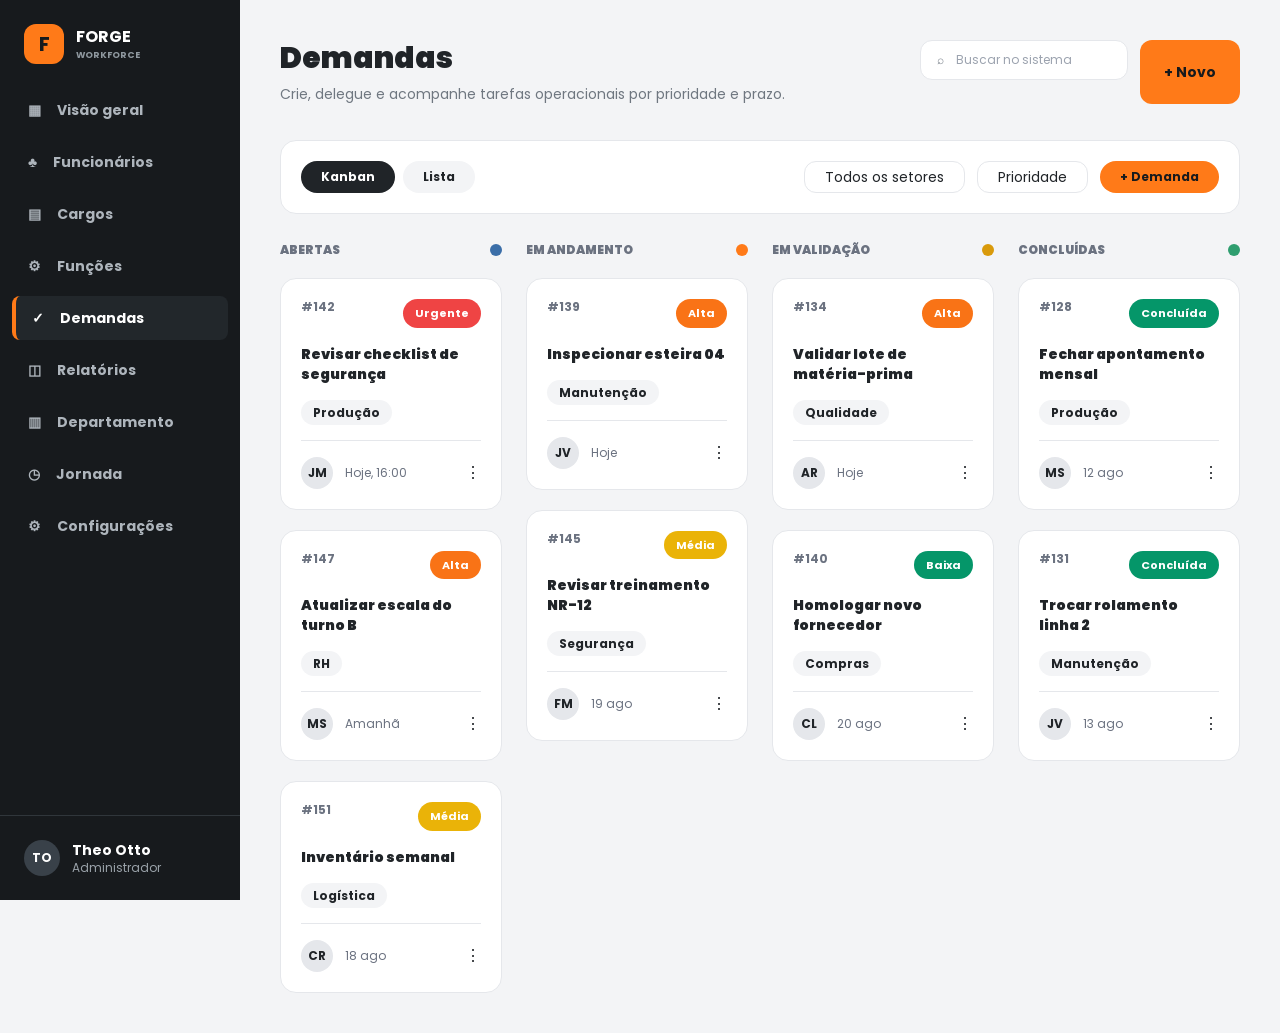
<file: reuso/view/detalhe-demanda.html>
<!doctype html>
<html lang="pt-BR">
<head>
  <meta charset="UTF-8">
  <meta name="viewport" content="width=device-width, initial-scale=1">
  <title>Detalhe da demanda</title>
  <script src="../assets/vendor/tailwind.js"></script>
<script src="../assets/js/variabilidade.js" defer></script>
  <link rel="stylesheet" href="../assets/css/fonts.css">
</head>
<body data-screen="demandas" class="min-h-screen bg-[#f3f4f6] font-sans text-[#202428]">
<div class="min-h-screen lg:flex">
<aside class="bg-[#171a1d] text-white lg:fixed lg:inset-y-0 lg:flex lg:w-60 lg:flex-col">
<div class="flex items-center gap-3 p-6">
<b class="grid size-10 place-items-center rounded-xl bg-[#ff7a18] text-xl text-[#171a1d]">F</b>
<div>
<p class="font-bold">FORGE</p>
<p class="text-[9px] font-bold text-[#8f989f]">WORKFORCE</p>
</div>
</div>
<nav class="hidden flex-1 space-y-2 px-3 lg:block">
<a href="index.html" class="flex gap-4 rounded-lg text-[#aeb5bc] px-4 py-3 text-sm font-bold">
<span>▦</span>Visão geral</a>
<a href="funcionarios.html" class="flex gap-4 rounded-lg text-[#aeb5bc] px-4 py-3 text-sm font-bold">
<span>♣</span>Funcionários</a>
<a href="cargos.html" class="flex gap-4 rounded-lg text-[#aeb5bc] px-4 py-3 text-sm font-bold">
<span>▤</span>Cargos</a>
<a href="funcoes.html" class="flex gap-4 rounded-lg text-[#aeb5bc] px-4 py-3 text-sm font-bold">
<span>⚙</span>Funções</a>
<a href="demandas.html" class="flex gap-4 rounded-lg border-l-4 border-[#ff7a18] bg-[#22272b] text-white px-4 py-3 text-sm font-bold">
<span>✓</span>Demandas</a>
<a href="relatorios.html" class="flex gap-4 rounded-lg text-[#aeb5bc] px-4 py-3 text-sm font-bold">
<span>◫</span>Relatórios</a>
<a href="departamento.html" class="flex gap-4 rounded-lg text-[#aeb5bc] px-4 py-3 text-sm font-bold">
<span>▥</span>Departamento</a>
<a href="jornada.html" class="flex gap-4 rounded-lg text-[#aeb5bc] px-4 py-3 text-sm font-bold">
<span>◷</span>Jornada</a>
<a href="configuracoes.html" class="flex gap-4 rounded-lg text-[#aeb5bc] px-4 py-3 text-sm font-bold">
<span>⚙</span>Configurações</a>
</nav>
<a href="perfil.html" class="hidden border-t border-[#30363b] p-6 lg:flex lg:items-center lg:gap-3">
<b class="grid size-9 place-items-center rounded-full bg-[#394149] text-xs">TO</b>
<div>
<p class="text-sm font-bold">Theo Otto</p>
<p class="text-xs text-[#9aa2a9]">Administrador</p>
</div>
</a>
</aside>
<main class="w-full p-5 sm:p-8 lg:ml-60 lg:p-10">
<header class="mb-9 flex flex-col gap-5 sm:flex-row sm:justify-between">
<div>
<h1 class="text-3xl font-black">Demandas</h1>
<p class="mt-2 text-sm text-[#6f7780]">Crie, delegue e acompanhe tarefas operacionais por prioridade e prazo.</p>
</div>
<div class="flex gap-3">
<label class="flex h-10 w-52 items-center gap-3 rounded-xl border bg-white px-4 text-xs text-[#6f7780]">⌕<input class="w-full outline-none" placeholder="Buscar no sistema">
</label>
<button class="rounded-xl bg-[#ff7a18] px-6 text-sm font-bold">+ Novo</button>
</div>
</header>
<section class="mb-7 flex flex-wrap justify-between gap-4 rounded-2xl border bg-white p-5">
<div class="flex gap-2">
<b class="rounded-full bg-[#202428] px-5 py-2 text-xs text-white">Kanban</b>
<b class="rounded-full bg-gray-100 px-5 py-2 text-xs">Lista</b>
</div>
<div class="flex gap-3">
<button class="rounded-xl border px-5 text-sm">Todos os setores</button>
<button class="rounded-xl border px-5 text-sm">Prioridade</button>
<button class="rounded-full bg-[#ff7a18] px-5 text-xs font-bold">+ Demanda</button>
</div>
</section>
<section class="grid gap-6 md:grid-cols-2 xl:grid-cols-4">
<div>
<h2 class="mb-5 flex items-center justify-between text-xs font-black text-gray-500">ABERTAS<i class="size-3 rounded-full" style="background:#3b6ea8">
</i>
</h2>
<div class="space-y-5">
<article class="rounded-2xl border bg-white p-5">
<div class="flex justify-between">
<b class="text-xs text-gray-500">#142</b>
<span class="rounded-full bg-red-500 px-3 py-1.5 text-[11px] font-bold text-white">Urgente</span>
</div>
<h3 class="my-4 text-sm font-black">Revisar checklist de segurança</h3>
<b class="rounded-full bg-gray-100 px-3 py-1 text-xs">Produção</b>
<div class="mt-4 flex items-center gap-3 border-t pt-4">
<b class="grid size-8 place-items-center rounded-full bg-gray-200 text-xs">JM</b>
<span class="text-xs text-gray-500">Hoje, 16:00</span>
<span class="ml-auto">⋮</span>
</div>
</article>
<article class="rounded-2xl border bg-white p-5">
<div class="flex justify-between">
<b class="text-xs text-gray-500">#147</b>
<span class="rounded-full bg-orange-500 px-3 py-1.5 text-[11px] font-bold text-white">Alta</span>
</div>
<h3 class="my-4 text-sm font-black">Atualizar escala do turno B</h3>
<b class="rounded-full bg-gray-100 px-3 py-1 text-xs">RH</b>
<div class="mt-4 flex items-center gap-3 border-t pt-4">
<b class="grid size-8 place-items-center rounded-full bg-gray-200 text-xs">MS</b>
<span class="text-xs text-gray-500">Amanhã</span>
<span class="ml-auto">⋮</span>
</div>
</article>
<article class="rounded-2xl border bg-white p-5">
<div class="flex justify-between">
<b class="text-xs text-gray-500">#151</b>
<span class="rounded-full bg-yellow-500 px-3 py-1.5 text-[11px] font-bold text-white">Média</span>
</div>
<h3 class="my-4 text-sm font-black">Inventário semanal</h3>
<b class="rounded-full bg-gray-100 px-3 py-1 text-xs">Logística</b>
<div class="mt-4 flex items-center gap-3 border-t pt-4">
<b class="grid size-8 place-items-center rounded-full bg-gray-200 text-xs">CR</b>
<span class="text-xs text-gray-500">18 ago</span>
<span class="ml-auto">⋮</span>
</div>
</article>
</div>
</div>
<div>
<h2 class="mb-5 flex items-center justify-between text-xs font-black text-gray-500">EM ANDAMENTO<i class="size-3 rounded-full" style="background:#ff7a18">
</i>
</h2>
<div class="space-y-5">
<article class="rounded-2xl border bg-white p-5">
<div class="flex justify-between">
<b class="text-xs text-gray-500">#139</b>
<span class="rounded-full bg-orange-500 px-3 py-1.5 text-[11px] font-bold text-white">Alta</span>
</div>
<h3 class="my-4 text-sm font-black">Inspecionar esteira 04</h3>
<b class="rounded-full bg-gray-100 px-3 py-1 text-xs">Manutenção</b>
<div class="mt-4 flex items-center gap-3 border-t pt-4">
<b class="grid size-8 place-items-center rounded-full bg-gray-200 text-xs">JV</b>
<span class="text-xs text-gray-500">Hoje</span>
<span class="ml-auto">⋮</span>
</div>
</article>
<article class="rounded-2xl border bg-white p-5">
<div class="flex justify-between">
<b class="text-xs text-gray-500">#145</b>
<span class="rounded-full bg-yellow-500 px-3 py-1.5 text-[11px] font-bold text-white">Média</span>
</div>
<h3 class="my-4 text-sm font-black">Revisar treinamento NR-12</h3>
<b class="rounded-full bg-gray-100 px-3 py-1 text-xs">Segurança</b>
<div class="mt-4 flex items-center gap-3 border-t pt-4">
<b class="grid size-8 place-items-center rounded-full bg-gray-200 text-xs">FM</b>
<span class="text-xs text-gray-500">19 ago</span>
<span class="ml-auto">⋮</span>
</div>
</article>
</div>
</div>
<div>
<h2 class="mb-5 flex items-center justify-between text-xs font-black text-gray-500">EM VALIDAÇÃO<i class="size-3 rounded-full" style="background:#d99a0b">
</i>
</h2>
<div class="space-y-5">
<article class="rounded-2xl border bg-white p-5">
<div class="flex justify-between">
<b class="text-xs text-gray-500">#134</b>
<span class="rounded-full bg-orange-500 px-3 py-1.5 text-[11px] font-bold text-white">Alta</span>
</div>
<h3 class="my-4 text-sm font-black">Validar lote de matéria-prima</h3>
<b class="rounded-full bg-gray-100 px-3 py-1 text-xs">Qualidade</b>
<div class="mt-4 flex items-center gap-3 border-t pt-4">
<b class="grid size-8 place-items-center rounded-full bg-gray-200 text-xs">AR</b>
<span class="text-xs text-gray-500">Hoje</span>
<span class="ml-auto">⋮</span>
</div>
</article>
<article class="rounded-2xl border bg-white p-5">
<div class="flex justify-between">
<b class="text-xs text-gray-500">#140</b>
<span class="rounded-full bg-emerald-600 px-3 py-1.5 text-[11px] font-bold text-white">Baixa</span>
</div>
<h3 class="my-4 text-sm font-black">Homologar novo fornecedor</h3>
<b class="rounded-full bg-gray-100 px-3 py-1 text-xs">Compras</b>
<div class="mt-4 flex items-center gap-3 border-t pt-4">
<b class="grid size-8 place-items-center rounded-full bg-gray-200 text-xs">CL</b>
<span class="text-xs text-gray-500">20 ago</span>
<span class="ml-auto">⋮</span>
</div>
</article>
</div>
</div>
<div>
<h2 class="mb-5 flex items-center justify-between text-xs font-black text-gray-500">CONCLUÍDAS<i class="size-3 rounded-full" style="background:#2f9e6f">
</i>
</h2>
<div class="space-y-5">
<article class="rounded-2xl border bg-white p-5">
<div class="flex justify-between">
<b class="text-xs text-gray-500">#128</b>
<span class="rounded-full bg-emerald-600 px-3 py-1.5 text-[11px] font-bold text-white">Concluída</span>
</div>
<h3 class="my-4 text-sm font-black">Fechar apontamento mensal</h3>
<b class="rounded-full bg-gray-100 px-3 py-1 text-xs">Produção</b>
<div class="mt-4 flex items-center gap-3 border-t pt-4">
<b class="grid size-8 place-items-center rounded-full bg-gray-200 text-xs">MS</b>
<span class="text-xs text-gray-500">12 ago</span>
<span class="ml-auto">⋮</span>
</div>
</article>
<article class="rounded-2xl border bg-white p-5">
<div class="flex justify-between">
<b class="text-xs text-gray-500">#131</b>
<span class="rounded-full bg-emerald-600 px-3 py-1.5 text-[11px] font-bold text-white">Concluída</span>
</div>
<h3 class="my-4 text-sm font-black">Trocar rolamento linha 2</h3>
<b class="rounded-full bg-gray-100 px-3 py-1 text-xs">Manutenção</b>
<div class="mt-4 flex items-center gap-3 border-t pt-4">
<b class="grid size-8 place-items-center rounded-full bg-gray-200 text-xs">JV</b>
<span class="text-xs text-gray-500">13 ago</span>
<span class="ml-auto">⋮</span>
</div>
</article>
</div>
</div>
</section>
</main>
</div>
</body>
</html>
</file>
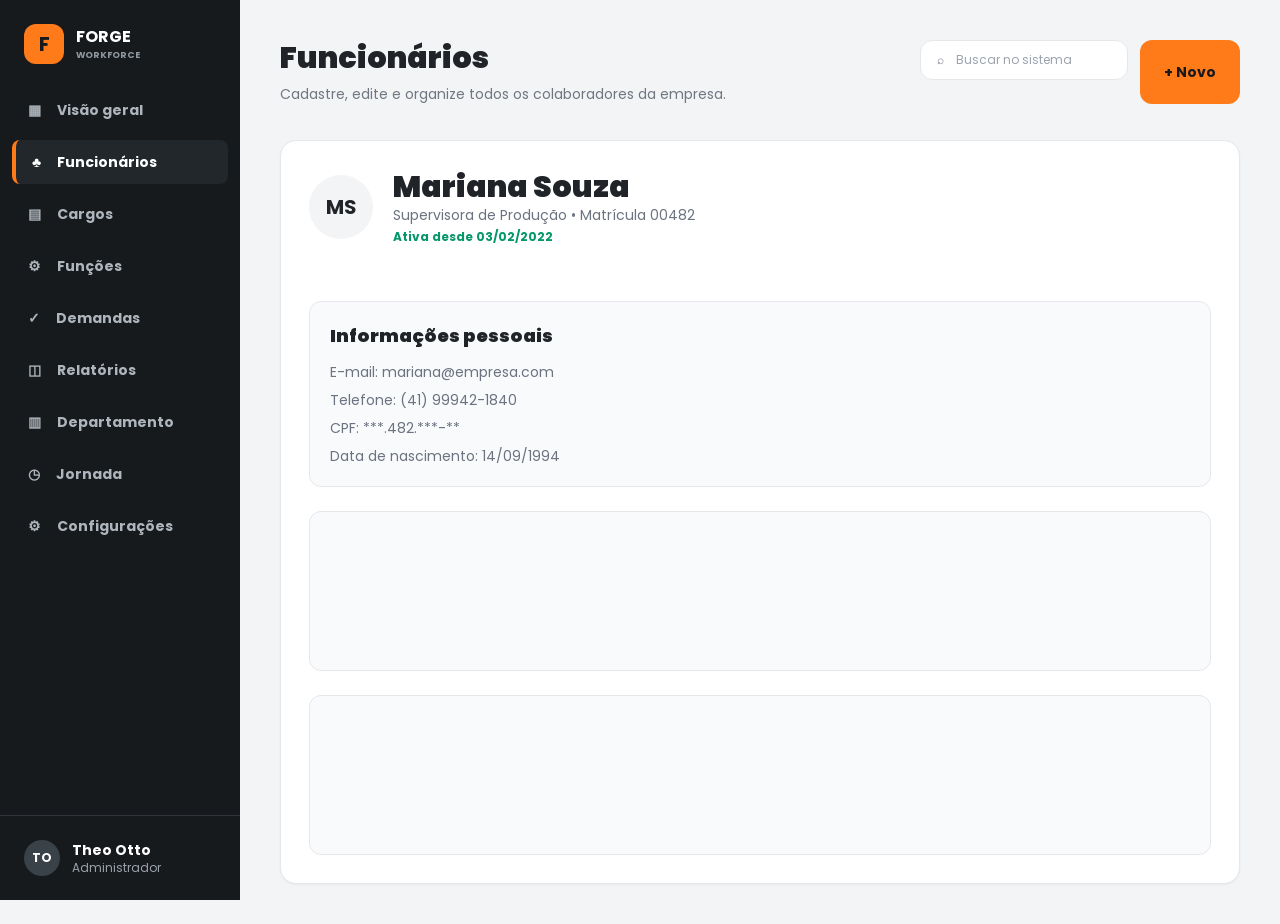
<file: reuso/view/detalhe-funcionario.html>
<!doctype html>
<html lang="pt-BR">
<head>
  <meta charset="UTF-8">
  <meta name="viewport" content="width=device-width, initial-scale=1">
  <title>Detalhe do funcionário</title>
  <script src="../assets/vendor/tailwind.js"></script>
<script src="../assets/js/variabilidade.js" defer></script>
  <link rel="stylesheet" href="../assets/css/fonts.css">
</head>
<body data-screen="detalheFuncionario" class="min-h-screen bg-[#f3f4f6] font-sans text-[#202428]">
<div class="min-h-screen lg:flex">
<aside class="bg-[#171a1d] text-white lg:fixed lg:inset-y-0 lg:flex lg:w-60 lg:flex-col">
<div class="flex items-center gap-3 p-6">
<b class="grid size-10 place-items-center rounded-xl bg-[#ff7a18] text-xl text-[#171a1d]">F</b>
<div>
<p class="font-bold">FORGE</p>
<p class="text-[9px] font-bold text-[#8f989f]">WORKFORCE</p>
</div>
</div>
<nav class="hidden flex-1 space-y-2 px-3 lg:block">
<a href="index.html" class="flex gap-4 rounded-lg text-[#aeb5bc] px-4 py-3 text-sm font-bold">
<span>▦</span>Visão geral</a>
<a href="funcionarios.html" class="flex gap-4 rounded-lg border-l-4 border-[#ff7a18] bg-[#22272b] text-white px-4 py-3 text-sm font-bold">
<span>♣</span>Funcionários</a>
<a href="cargos.html" class="flex gap-4 rounded-lg text-[#aeb5bc] px-4 py-3 text-sm font-bold">
<span>▤</span>Cargos</a>
<a href="funcoes.html" class="flex gap-4 rounded-lg text-[#aeb5bc] px-4 py-3 text-sm font-bold">
<span>⚙</span>Funções</a>
<a href="demandas.html" class="flex gap-4 rounded-lg text-[#aeb5bc] px-4 py-3 text-sm font-bold">
<span>✓</span>Demandas</a>
<a href="relatorios.html" class="flex gap-4 rounded-lg text-[#aeb5bc] px-4 py-3 text-sm font-bold">
<span>◫</span>Relatórios</a>
<a href="departamento.html" class="flex gap-4 rounded-lg text-[#aeb5bc] px-4 py-3 text-sm font-bold">
<span>▥</span>Departamento</a>
<a href="jornada.html" class="flex gap-4 rounded-lg text-[#aeb5bc] px-4 py-3 text-sm font-bold">
<span>◷</span>Jornada</a>
<a href="configuracoes.html" class="flex gap-4 rounded-lg text-[#aeb5bc] px-4 py-3 text-sm font-bold">
<span>⚙</span>Configurações</a>
</nav>
<a href="perfil.html" class="hidden border-t border-[#30363b] p-6 lg:flex lg:items-center lg:gap-3">
<b class="grid size-9 place-items-center rounded-full bg-[#394149] text-xs">TO</b>
<div>
<p class="text-sm font-bold">Theo Otto</p>
<p class="text-xs text-[#9aa2a9]">Administrador</p>
</div>
</a>
</aside>
<main class="w-full p-5 sm:p-8 lg:ml-60 lg:p-10">
<header class="mb-9 flex flex-col gap-5 sm:flex-row sm:justify-between">
<div>
<h1 class="text-3xl font-black">Funcionários</h1>
<p class="mt-2 text-sm text-[#6f7780]">Cadastre, edite e organize todos os colaboradores da empresa.</p>
</div>
<div class="flex gap-3">
<label class="flex h-10 w-52 items-center gap-3 rounded-xl border bg-white px-4 text-xs text-[#6f7780]">⌕<input class="w-full outline-none" placeholder="Buscar no sistema">
</label>
<button class="rounded-xl bg-[#ff7a18] px-6 text-sm font-bold">+ Novo</button>
</div>
</header>
<section class="relative min-h-[700px] rounded-2xl border bg-white p-7 shadow-sm">
<div class="flex items-center gap-5">
<b class="grid size-16 place-items-center rounded-full bg-gray-100 text-xl">MS</b>
<div>
<h2 class="text-3xl font-black">Mariana Souza</h2>
<p class="text-sm text-gray-500">Supervisora de Produção • Matrícula 00482</p>
<p class="mt-1 text-xs font-bold text-emerald-600">Ativa desde 03/02/2022</p>
</div>
</div>
<article class="mt-14 rounded-xl border bg-gray-50 p-5">
<h3 class="text-lg font-black">Informações pessoais</h3>
<div class="mt-3 space-y-2 text-sm text-gray-500">
<p>E-mail: mariana@empresa.com</p>
<p>Telefone: (41) 99942-1840</p>
<p>CPF: ***.482.***-**</p>
<p>Data de nascimento: 14/09/1994</p>
</div>
</article>
<article class="mt-6 h-40 rounded-xl border bg-gray-50">
</article>
<article class="mt-6 h-40 rounded-xl border bg-gray-50">
</article>
</section>
</main>
</div>
</body>
</html>
</file>
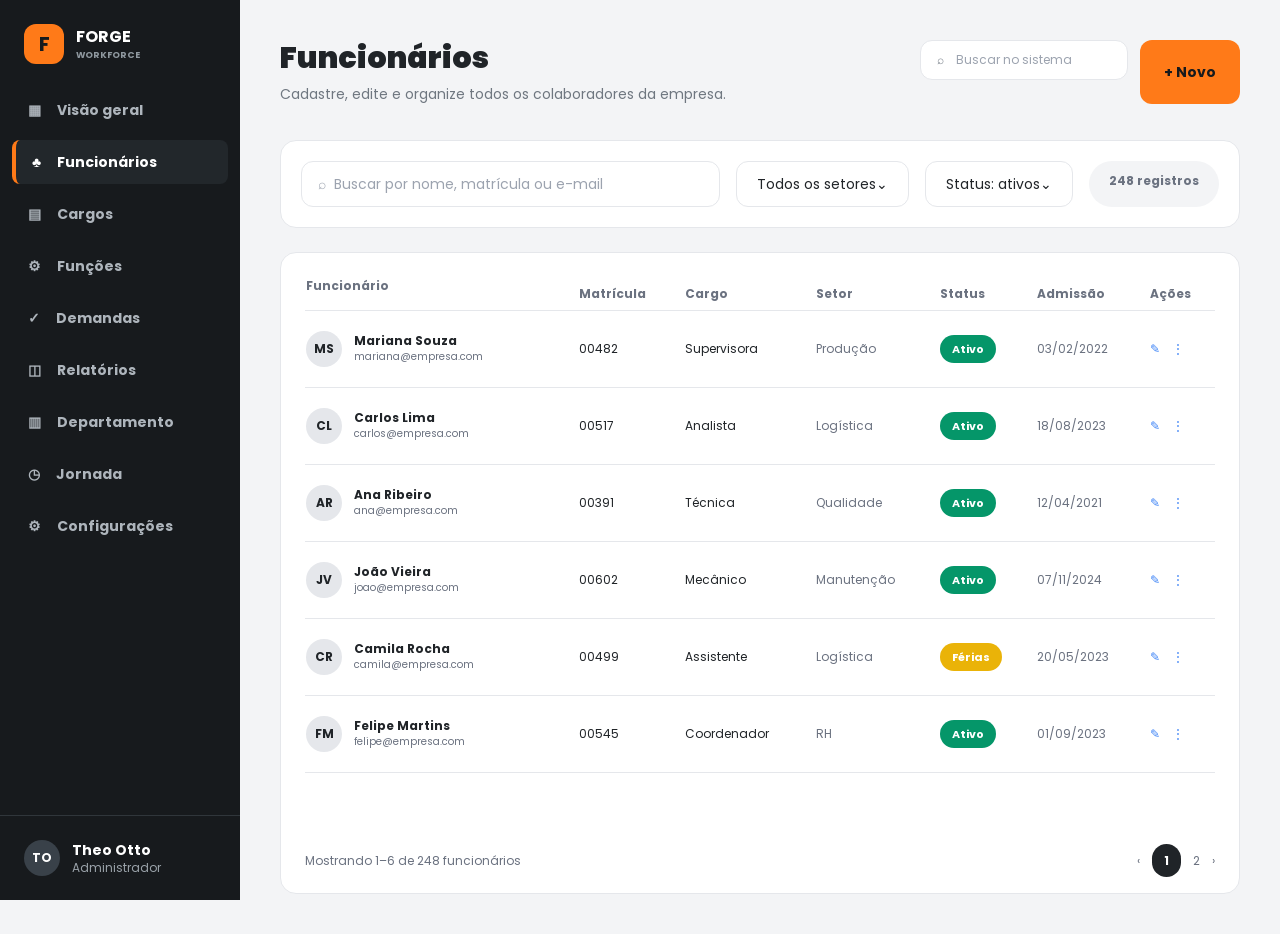
<file: reuso/view/funcionarios.html>
<!doctype html>
<html lang="pt-BR">
<head>
  <meta charset="UTF-8">
  <meta name="viewport" content="width=device-width, initial-scale=1">
  <title>Funcionários</title>
  <script src="../assets/vendor/tailwind.js"></script>
<script src="../assets/js/variabilidade.js" defer></script>
  <link rel="stylesheet" href="../assets/css/fonts.css">
</head>
<body data-screen="funcionarios" class="min-h-screen bg-[#f3f4f6] font-sans text-[#202428]">
<div class="min-h-screen lg:flex">
<aside class="bg-[#171a1d] text-white lg:fixed lg:inset-y-0 lg:flex lg:w-60 lg:flex-col">
<div class="flex items-center gap-3 p-6">
<b class="grid size-10 place-items-center rounded-xl bg-[#ff7a18] text-xl text-[#171a1d]">F</b>
<div>
<p class="font-bold">FORGE</p>
<p class="text-[9px] font-bold text-[#8f989f]">WORKFORCE</p>
</div>
</div>
<nav class="hidden flex-1 space-y-2 px-3 lg:block">
<a href="index.html" class="flex gap-4 rounded-lg text-[#aeb5bc] px-4 py-3 text-sm font-bold">
<span>▦</span>Visão geral</a>
<a href="funcionarios.html" class="flex gap-4 rounded-lg border-l-4 border-[#ff7a18] bg-[#22272b] text-white px-4 py-3 text-sm font-bold">
<span>♣</span>Funcionários</a>
<a href="cargos.html" class="flex gap-4 rounded-lg text-[#aeb5bc] px-4 py-3 text-sm font-bold">
<span>▤</span>Cargos</a>
<a href="funcoes.html" class="flex gap-4 rounded-lg text-[#aeb5bc] px-4 py-3 text-sm font-bold">
<span>⚙</span>Funções</a>
<a href="demandas.html" class="flex gap-4 rounded-lg text-[#aeb5bc] px-4 py-3 text-sm font-bold">
<span>✓</span>Demandas</a>
<a href="relatorios.html" class="flex gap-4 rounded-lg text-[#aeb5bc] px-4 py-3 text-sm font-bold">
<span>◫</span>Relatórios</a>
<a href="departamento.html" class="flex gap-4 rounded-lg text-[#aeb5bc] px-4 py-3 text-sm font-bold">
<span>▥</span>Departamento</a>
<a href="jornada.html" class="flex gap-4 rounded-lg text-[#aeb5bc] px-4 py-3 text-sm font-bold">
<span>◷</span>Jornada</a>
<a href="configuracoes.html" class="flex gap-4 rounded-lg text-[#aeb5bc] px-4 py-3 text-sm font-bold">
<span>⚙</span>Configurações</a>
</nav>
<a href="perfil.html" class="hidden border-t border-[#30363b] p-6 lg:flex lg:items-center lg:gap-3">
<b class="grid size-9 place-items-center rounded-full bg-[#394149] text-xs">TO</b>
<div>
<p class="text-sm font-bold">Theo Otto</p>
<p class="text-xs text-[#9aa2a9]">Administrador</p>
</div>
</a>
</aside>
<main class="w-full p-5 sm:p-8 lg:ml-60 lg:p-10">
<header class="mb-9 flex flex-col gap-5 sm:flex-row sm:justify-between">
<div>
<h1 class="text-3xl font-black">Funcionários</h1>
<p class="mt-2 text-sm text-[#6f7780]">Cadastre, edite e organize todos os colaboradores da empresa.</p>
</div>
<div class="flex gap-3">
<label class="flex h-10 w-52 items-center gap-3 rounded-xl border bg-white px-4 text-xs text-[#6f7780]">⌕<input class="w-full outline-none" placeholder="Buscar no sistema">
</label>
<button class="rounded-xl bg-[#ff7a18] px-6 text-sm font-bold">+ Novo</button>
</div>
</header>
<section class="mb-6 flex flex-wrap gap-4 rounded-2xl border bg-white p-5">
<input class="min-w-64 flex-1 rounded-xl border px-4 py-3 text-sm" placeholder="⌕  Buscar por nome, matrícula ou e-mail">
<button class="rounded-xl border px-5 text-sm">Todos os setores⌄</button>
<button class="rounded-xl border px-5 text-sm">Status: ativos⌄</button>
<b class="ml-auto rounded-full bg-gray-100 px-5 py-3 text-xs text-gray-500">248 registros</b>
</section>
<section class="overflow-x-auto rounded-2xl border bg-white p-6">
<table class="w-full min-w-[900px] text-left text-xs">
<thead class="border-b text-gray-500">
<tr>
<th class="pb-4">Funcionário</th>
<th>Matrícula</th>
<th>Cargo</th>
<th>Setor</th>
<th>Status</th>
<th>Admissão</th>
<th>Ações</th>
</tr>
</thead>
<tbody>
<tr class="border-b">
<td class="py-5">
<div class="flex items-center gap-3">
<b class="grid size-9 place-items-center rounded-full bg-gray-200">MS</b>
<div>
<strong>Mariana Souza</strong>
<p class="text-[10px] text-gray-500">mariana@empresa.com</p>
</div>
</div>
</td>
<td>00482</td>
<td>Supervisora</td>
<td class="text-gray-500">Produção</td>
<td>
<span class="rounded-full bg-emerald-600 px-3 py-1.5 text-[11px] font-bold text-white">Ativo</span>
</td>
<td class="text-gray-500">03/02/2022</td>
<td class="text-blue-500">✎　⋮</td>
</tr>
<tr class="border-b">
<td class="py-5">
<div class="flex items-center gap-3">
<b class="grid size-9 place-items-center rounded-full bg-gray-200">CL</b>
<div>
<strong>Carlos Lima</strong>
<p class="text-[10px] text-gray-500">carlos@empresa.com</p>
</div>
</div>
</td>
<td>00517</td>
<td>Analista</td>
<td class="text-gray-500">Logística</td>
<td>
<span class="rounded-full bg-emerald-600 px-3 py-1.5 text-[11px] font-bold text-white">Ativo</span>
</td>
<td class="text-gray-500">18/08/2023</td>
<td class="text-blue-500">✎　⋮</td>
</tr>
<tr class="border-b">
<td class="py-5">
<div class="flex items-center gap-3">
<b class="grid size-9 place-items-center rounded-full bg-gray-200">AR</b>
<div>
<strong>Ana Ribeiro</strong>
<p class="text-[10px] text-gray-500">ana@empresa.com</p>
</div>
</div>
</td>
<td>00391</td>
<td>Técnica</td>
<td class="text-gray-500">Qualidade</td>
<td>
<span class="rounded-full bg-emerald-600 px-3 py-1.5 text-[11px] font-bold text-white">Ativo</span>
</td>
<td class="text-gray-500">12/04/2021</td>
<td class="text-blue-500">✎　⋮</td>
</tr>
<tr class="border-b">
<td class="py-5">
<div class="flex items-center gap-3">
<b class="grid size-9 place-items-center rounded-full bg-gray-200">JV</b>
<div>
<strong>João Vieira</strong>
<p class="text-[10px] text-gray-500">joao@empresa.com</p>
</div>
</div>
</td>
<td>00602</td>
<td>Mecânico</td>
<td class="text-gray-500">Manutenção</td>
<td>
<span class="rounded-full bg-emerald-600 px-3 py-1.5 text-[11px] font-bold text-white">Ativo</span>
</td>
<td class="text-gray-500">07/11/2024</td>
<td class="text-blue-500">✎　⋮</td>
</tr>
<tr class="border-b">
<td class="py-5">
<div class="flex items-center gap-3">
<b class="grid size-9 place-items-center rounded-full bg-gray-200">CR</b>
<div>
<strong>Camila Rocha</strong>
<p class="text-[10px] text-gray-500">camila@empresa.com</p>
</div>
</div>
</td>
<td>00499</td>
<td>Assistente</td>
<td class="text-gray-500">Logística</td>
<td>
<span class="rounded-full bg-yellow-500 px-3 py-1.5 text-[11px] font-bold text-white">Férias</span>
</td>
<td class="text-gray-500">20/05/2023</td>
<td class="text-blue-500">✎　⋮</td>
</tr>
<tr class="border-b">
<td class="py-5">
<div class="flex items-center gap-3">
<b class="grid size-9 place-items-center rounded-full bg-gray-200">FM</b>
<div>
<strong>Felipe Martins</strong>
<p class="text-[10px] text-gray-500">felipe@empresa.com</p>
</div>
</div>
</td>
<td>00545</td>
<td>Coordenador</td>
<td class="text-gray-500">RH</td>
<td>
<span class="rounded-full bg-emerald-600 px-3 py-1.5 text-[11px] font-bold text-white">Ativo</span>
</td>
<td class="text-gray-500">01/09/2023</td>
<td class="text-blue-500">✎　⋮</td>
</tr>
</tbody>
</table>
<div class="flex justify-between pt-20 text-xs text-gray-500">
<span>Mostrando 1–6 de 248 funcionários</span>
<span>‹　<b class="rounded-full bg-[#202428] px-3 py-2 text-white">1</b>　2　›</span>
</div>
</section>
</main>
</div>
</body>
</html>
</file>
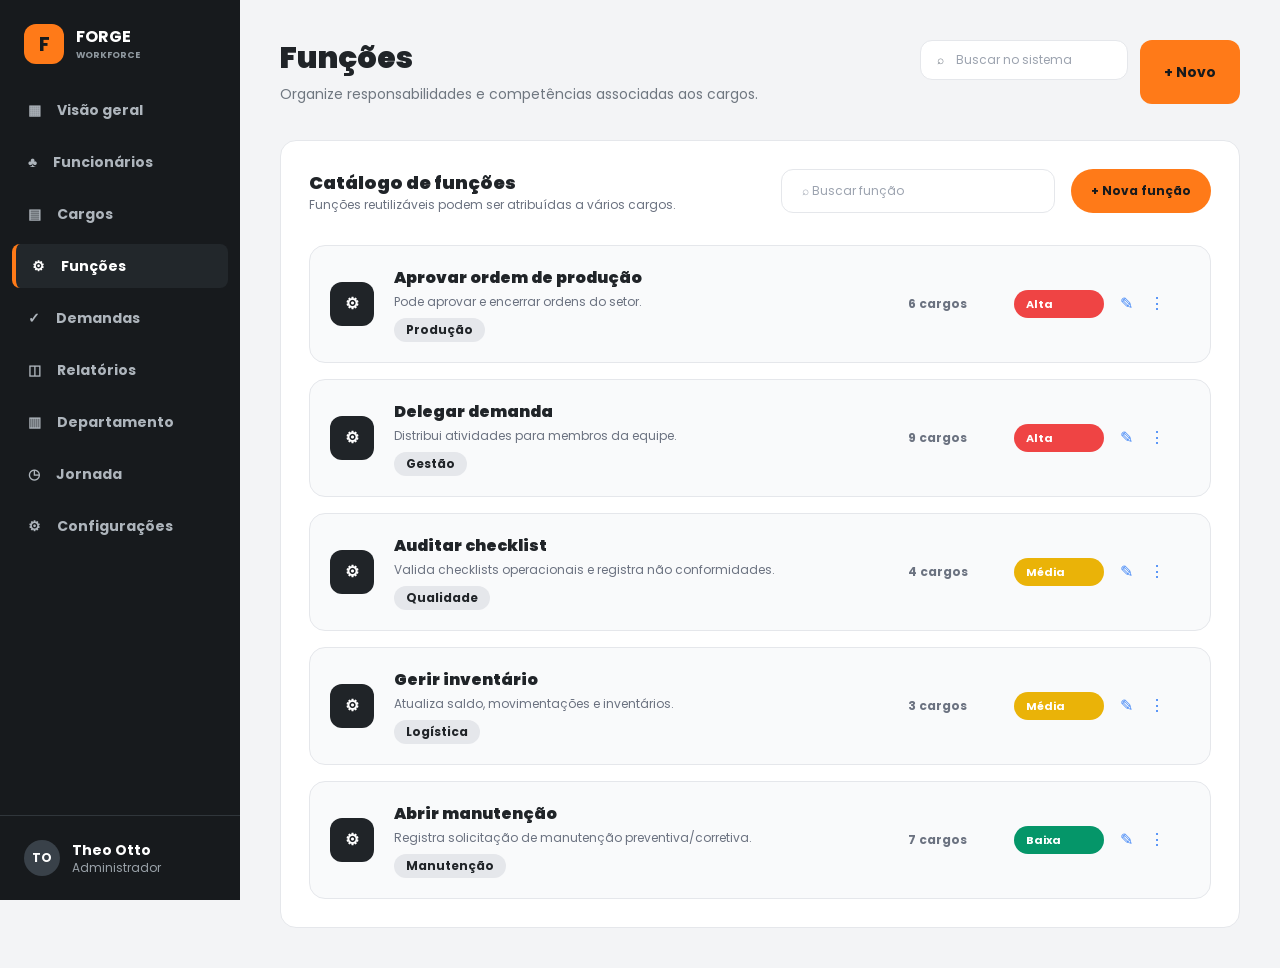
<file: reuso/view/funcoes.html>
<!doctype html>
<html lang="pt-BR">
<head>
  <meta charset="UTF-8">
  <meta name="viewport" content="width=device-width, initial-scale=1">
  <title>Funções</title>
  <script src="../assets/vendor/tailwind.js"></script>
<script src="../assets/js/variabilidade.js" defer></script>
  <link rel="stylesheet" href="../assets/css/fonts.css">
</head>
<body data-screen="funcoes" class="min-h-screen bg-[#f3f4f6] font-sans text-[#202428]">
<div class="min-h-screen lg:flex">
<aside class="bg-[#171a1d] text-white lg:fixed lg:inset-y-0 lg:flex lg:w-60 lg:flex-col">
<div class="flex items-center gap-3 p-6">
<b class="grid size-10 place-items-center rounded-xl bg-[#ff7a18] text-xl text-[#171a1d]">F</b>
<div>
<p class="font-bold">FORGE</p>
<p class="text-[9px] font-bold text-[#8f989f]">WORKFORCE</p>
</div>
</div>
<nav class="hidden flex-1 space-y-2 px-3 lg:block">
<a href="index.html" class="flex gap-4 rounded-lg text-[#aeb5bc] px-4 py-3 text-sm font-bold">
<span>▦</span>Visão geral</a>
<a href="funcionarios.html" class="flex gap-4 rounded-lg text-[#aeb5bc] px-4 py-3 text-sm font-bold">
<span>♣</span>Funcionários</a>
<a href="cargos.html" class="flex gap-4 rounded-lg text-[#aeb5bc] px-4 py-3 text-sm font-bold">
<span>▤</span>Cargos</a>
<a href="funcoes.html" class="flex gap-4 rounded-lg border-l-4 border-[#ff7a18] bg-[#22272b] text-white px-4 py-3 text-sm font-bold">
<span>⚙</span>Funções</a>
<a href="demandas.html" class="flex gap-4 rounded-lg text-[#aeb5bc] px-4 py-3 text-sm font-bold">
<span>✓</span>Demandas</a>
<a href="relatorios.html" class="flex gap-4 rounded-lg text-[#aeb5bc] px-4 py-3 text-sm font-bold">
<span>◫</span>Relatórios</a>
<a href="departamento.html" class="flex gap-4 rounded-lg text-[#aeb5bc] px-4 py-3 text-sm font-bold">
<span>▥</span>Departamento</a>
<a href="jornada.html" class="flex gap-4 rounded-lg text-[#aeb5bc] px-4 py-3 text-sm font-bold">
<span>◷</span>Jornada</a>
<a href="configuracoes.html" class="flex gap-4 rounded-lg text-[#aeb5bc] px-4 py-3 text-sm font-bold">
<span>⚙</span>Configurações</a>
</nav>
<a href="perfil.html" class="hidden border-t border-[#30363b] p-6 lg:flex lg:items-center lg:gap-3">
<b class="grid size-9 place-items-center rounded-full bg-[#394149] text-xs">TO</b>
<div>
<p class="text-sm font-bold">Theo Otto</p>
<p class="text-xs text-[#9aa2a9]">Administrador</p>
</div>
</a>
</aside>
<main class="w-full p-5 sm:p-8 lg:ml-60 lg:p-10">
<header class="mb-9 flex flex-col gap-5 sm:flex-row sm:justify-between">
<div>
<h1 class="text-3xl font-black">Funções</h1>
<p class="mt-2 text-sm text-[#6f7780]">Organize responsabilidades e competências associadas aos cargos.</p>
</div>
<div class="flex gap-3">
<label class="flex h-10 w-52 items-center gap-3 rounded-xl border bg-white px-4 text-xs text-[#6f7780]">⌕<input class="w-full outline-none" placeholder="Buscar no sistema">
</label>
<button class="rounded-xl bg-[#ff7a18] px-6 text-sm font-bold">+ Novo</button>
</div>
</header>
<section class="rounded-2xl border bg-white p-7">
<div class="mb-8 flex flex-wrap justify-between gap-4">
<div>
<h2 class="text-lg font-black">Catálogo de funções</h2>
<p class="text-xs text-gray-500">Funções reutilizáveis podem ser atribuídas a vários cargos.</p>
</div>
<div class="flex gap-4">
<input class="rounded-xl border px-5 text-xs" placeholder="⌕ Buscar função">
<button class="rounded-full bg-[#ff7a18] px-5 text-xs font-bold">+ Nova função</button>
</div>
</div>
<div class="space-y-4">
<article class="grid items-center gap-4 rounded-2xl border bg-gray-50 p-5 md:grid-cols-[48px_1fr_90px_90px_70px]">
<b class="grid size-11 place-items-center rounded-xl bg-[#202428] text-white">⚙</b>
<div>
<h3 class="font-black">Aprovar ordem de produção</h3>
<p class="mt-1 text-xs text-gray-500">Pode aprovar e encerrar ordens do setor.</p>
<b class="mt-2 inline-block rounded-full bg-gray-200 px-3 py-1 text-xs">Produção</b>
</div>
<span class="text-xs font-bold text-gray-500">6 cargos</span>
<span class="rounded-full bg-red-500 px-3 py-1.5 text-[11px] font-bold text-white">Alta</span>
<span class="text-blue-500">✎　⋮</span>
</article>
<article class="grid items-center gap-4 rounded-2xl border bg-gray-50 p-5 md:grid-cols-[48px_1fr_90px_90px_70px]">
<b class="grid size-11 place-items-center rounded-xl bg-[#202428] text-white">⚙</b>
<div>
<h3 class="font-black">Delegar demanda</h3>
<p class="mt-1 text-xs text-gray-500">Distribui atividades para membros da equipe.</p>
<b class="mt-2 inline-block rounded-full bg-gray-200 px-3 py-1 text-xs">Gestão</b>
</div>
<span class="text-xs font-bold text-gray-500">9 cargos</span>
<span class="rounded-full bg-red-500 px-3 py-1.5 text-[11px] font-bold text-white">Alta</span>
<span class="text-blue-500">✎　⋮</span>
</article>
<article class="grid items-center gap-4 rounded-2xl border bg-gray-50 p-5 md:grid-cols-[48px_1fr_90px_90px_70px]">
<b class="grid size-11 place-items-center rounded-xl bg-[#202428] text-white">⚙</b>
<div>
<h3 class="font-black">Auditar checklist</h3>
<p class="mt-1 text-xs text-gray-500">Valida checklists operacionais e registra não conformidades.</p>
<b class="mt-2 inline-block rounded-full bg-gray-200 px-3 py-1 text-xs">Qualidade</b>
</div>
<span class="text-xs font-bold text-gray-500">4 cargos</span>
<span class="rounded-full bg-yellow-500 px-3 py-1.5 text-[11px] font-bold text-white">Média</span>
<span class="text-blue-500">✎　⋮</span>
</article>
<article class="grid items-center gap-4 rounded-2xl border bg-gray-50 p-5 md:grid-cols-[48px_1fr_90px_90px_70px]">
<b class="grid size-11 place-items-center rounded-xl bg-[#202428] text-white">⚙</b>
<div>
<h3 class="font-black">Gerir inventário</h3>
<p class="mt-1 text-xs text-gray-500">Atualiza saldo, movimentações e inventários.</p>
<b class="mt-2 inline-block rounded-full bg-gray-200 px-3 py-1 text-xs">Logística</b>
</div>
<span class="text-xs font-bold text-gray-500">3 cargos</span>
<span class="rounded-full bg-yellow-500 px-3 py-1.5 text-[11px] font-bold text-white">Média</span>
<span class="text-blue-500">✎　⋮</span>
</article>
<article class="grid items-center gap-4 rounded-2xl border bg-gray-50 p-5 md:grid-cols-[48px_1fr_90px_90px_70px]">
<b class="grid size-11 place-items-center rounded-xl bg-[#202428] text-white">⚙</b>
<div>
<h3 class="font-black">Abrir manutenção</h3>
<p class="mt-1 text-xs text-gray-500">Registra solicitação de manutenção preventiva/corretiva.</p>
<b class="mt-2 inline-block rounded-full bg-gray-200 px-3 py-1 text-xs">Manutenção</b>
</div>
<span class="text-xs font-bold text-gray-500">7 cargos</span>
<span class="rounded-full bg-emerald-600 px-3 py-1.5 text-[11px] font-bold text-white">Baixa</span>
<span class="text-blue-500">✎　⋮</span>
</article>
</div>
</section>
</main>
</div>
</body>
</html>
</file>
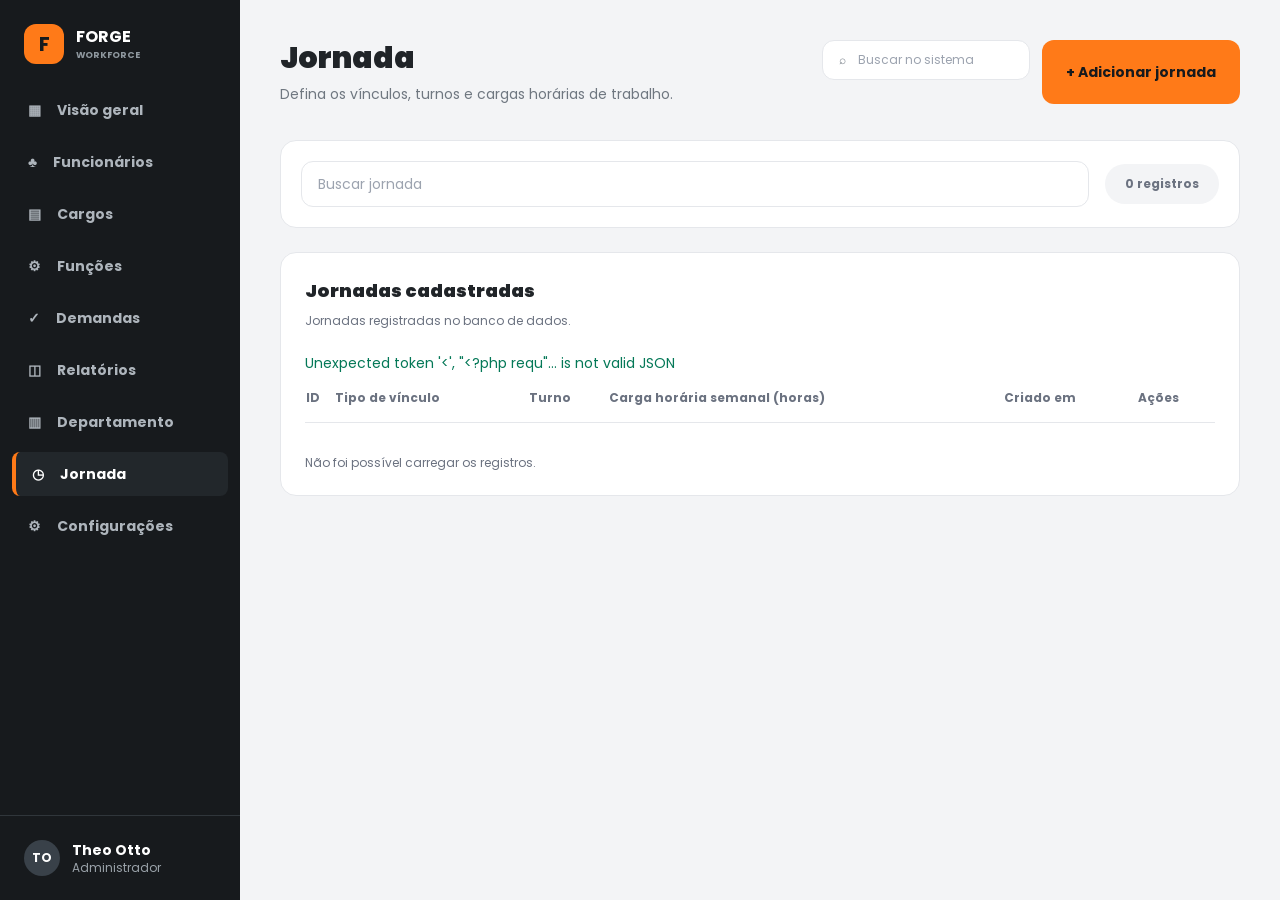
<file: reuso/view/jornada.html>
<!doctype html>
<html lang="pt-BR">
  <head>
    <meta charset="UTF-8" />
    <meta name="viewport" content="width=device-width, initial-scale=1" />
    <title>Jornada</title>
    <script src="../assets/vendor/tailwind.js"></script>
  <script src="../assets/js/variabilidade.js" defer></script>
  <link rel="stylesheet" href="../assets/css/fonts.css">
</head>
  <body
    data-screen="jornada"
    class="min-h-screen bg-[#f3f4f6] font-sans text-[#202428]"
  >
    <div class="min-h-screen lg:flex">
      <aside
        class="bg-[#171a1d] text-white lg:fixed lg:inset-y-0 lg:flex lg:w-60 lg:flex-col"
      >
        <div class="flex items-center gap-3 p-6">
          <b
            class="grid size-10 place-items-center rounded-xl bg-[#ff7a18] text-xl text-[#171a1d]"
            >F</b
          >
          <div>
            <p class="font-bold">FORGE</p>
            <p class="text-[9px] font-bold text-[#8f989f]">WORKFORCE</p>
          </div>
        </div>
        <nav class="hidden flex-1 space-y-2 px-3 lg:block">
          <a
            href="index.html"
            class="flex gap-4 rounded-lg text-[#aeb5bc] px-4 py-3 text-sm font-bold"
          >
            <span>▦</span>Visão geral</a
          >
          <a
            href="funcionarios.html"
            class="flex gap-4 rounded-lg text-[#aeb5bc] px-4 py-3 text-sm font-bold"
          >
            <span>♣</span>Funcionários</a
          >
          <a
            href="cargos.html"
            class="flex gap-4 rounded-lg text-[#aeb5bc] px-4 py-3 text-sm font-bold"
          >
            <span>▤</span>Cargos</a
          >
          <a
            href="funcoes.html"
            class="flex gap-4 rounded-lg text-[#aeb5bc] px-4 py-3 text-sm font-bold"
          >
            <span>⚙</span>Funções</a
          >
          <a
            href="demandas.html"
            class="flex gap-4 rounded-lg text-[#aeb5bc] px-4 py-3 text-sm font-bold"
          >
            <span>✓</span>Demandas</a
          >
          <a
            href="relatorios.html"
            class="flex gap-4 rounded-lg text-[#aeb5bc] px-4 py-3 text-sm font-bold"
          >
            <span>◫</span>Relatórios</a
          >
          <a
            href="departamento.html"
            class="flex gap-4 rounded-lg text-[#aeb5bc] px-4 py-3 text-sm font-bold"
          >
            <span>▥</span>Departamento</a
          >
          <a
            href="jornada.html"
            class="flex gap-4 rounded-lg border-l-4 border-[#ff7a18] bg-[#22272b] text-white px-4 py-3 text-sm font-bold"
          >
            <span>◷</span>Jornada</a
          >
          <a
            href="configuracoes.html"
            class="flex gap-4 rounded-lg text-[#aeb5bc] px-4 py-3 text-sm font-bold"
          >
            <span>⚙</span>Configurações</a
          >
        </nav>
        <a
          href="perfil.html"
          class="hidden border-t border-[#30363b] p-6 lg:flex lg:items-center lg:gap-3"
        >
          <b
            class="grid size-9 place-items-center rounded-full bg-[#394149] text-xs"
            >TO</b
          >
          <div>
            <p class="text-sm font-bold">Theo Otto</p>
            <p class="text-xs text-[#9aa2a9]">Administrador</p>
          </div>
        </a>
      </aside>
      <main class="w-full p-5 sm:p-8 lg:ml-60 lg:p-10">
        <header class="mb-9 flex flex-col gap-5 sm:flex-row sm:justify-between">
          <div>
            <h1 class="text-3xl font-black">Jornada</h1>
            <p class="mt-2 text-sm text-[#6f7780]">
              Defina os vínculos, turnos e cargas horárias de trabalho.
            </p>
          </div>
          <div class="flex gap-3">
            <label
              class="flex h-10 w-52 items-center gap-3 rounded-xl border bg-white px-4 text-xs text-[#6f7780]"
              >⌕<input
                class="w-full outline-none"
                placeholder="Buscar no sistema"
              />
            </label>
            <button class="rounded-xl bg-[#ff7a18] px-6 text-sm font-bold">
              + Adicionar jornada
            </button>
          </div>
        </header>
        <section
          class="mb-6 flex flex-wrap items-center gap-4 rounded-2xl border bg-white p-5"
        >
          <input
            id="cadastro-busca"
            class="min-w-64 flex-1 rounded-xl border px-4 py-3 text-sm"
            placeholder="Buscar jornada"
            aria-label="Buscar jornada"
          />
          <b
            id="cadastro-total"
            class="rounded-full bg-gray-100 px-5 py-3 text-xs text-gray-500"
            >0 registros</b
          >
        </section>
        <section class="rounded-2xl border bg-white p-6">
          <h2 class="mb-2 text-lg font-black">Jornadas cadastradas</h2>
          <p class="mb-6 text-xs text-gray-500">
            Jornadas registradas no banco de dados.
          </p>
          <p
            id="cadastro-aviso"
            role="status"
            class="mb-4 text-sm text-emerald-700"
          ></p>
          <div class="overflow-x-auto">
            <table class="w-full min-w-[600px] text-left text-xs">
              <thead class="border-b text-gray-500">
                <tr>
                  <th class="pb-4">ID</th>
                  <th class="pb-4">Tipo de vínculo</th>
                  <th class="pb-4">Turno</th>
                  <th class="pb-4">Carga horária semanal (horas)</th>
                  <th class="pb-4">Criado em</th>
                  <th class="pb-4">Ações</th>
                </tr>
              </thead>
              <tbody id="cadastro-linhas">
              </tbody>
            </table>
          </div>
          <p id="cadastro-resumo" class="mt-8 text-xs text-gray-500">
            Carregando registros…
          </p>
        </section>
        <dialog
          id="cadastro-modal"
          aria-labelledby="cadastro-titulo"
          class="w-[calc(100%-2rem)] max-w-lg rounded-2xl border bg-white p-6 shadow-xl sm:p-8"
          style="max-height: 90vh; overflow-y: auto"
        >
          <form id="cadastro-form" action="../api/jornada/cadastro-jornada.php" method="post">
            <input type="hidden" id="campo-id" name="id" />
            <div class="mb-5 flex items-center justify-between gap-4">
              <h2 id="cadastro-titulo" class="text-xl font-black">
                Adicionar jornada
              </h2>
              <button
                type="button"
                data-fechar
                aria-label="Fechar modal"
                class="rounded-lg border px-3 py-2"
              >
                ✕
              </button>
            </div>
            <p class="mb-6 text-sm text-gray-500">
              Preencha os campos da jornada.
            </p>
            <div class="space-y-5">
              <label class="block text-sm font-bold" for="campo-tipo_vinculo"
                >Tipo de vínculo *<input
                  id="campo-tipo_vinculo"
                  name="tipo_vinculo"
                  type="text"
                  required
                  maxlength="50"
                  class="mt-2 w-full rounded-xl border px-4 py-3 font-normal"
                />
              </label>
              <label class="block text-sm font-bold" for="campo-turno"
                >Turno *<input
                  id="campo-turno"
                  name="turno"
                  type="text"
                  required
                  maxlength="50"
                  class="mt-2 w-full rounded-xl border px-4 py-3 font-normal"
                />
              </label>
              <label class="block text-sm font-bold" for="campo-carga_horaria"
                >Carga horária semanal (horas) *<input
                  id="campo-carga_horaria"
                  name="carga_horaria"
                  type="number"
                  required
                  min="1"
                  max="168"
                  step="1"
                  class="mt-2 w-full rounded-xl border px-4 py-3 font-normal"
                />
              </label>
            </div>
            <p
              id="cadastro-erro"
              role="alert"
              class="mt-4 text-sm text-red-600"
            ></p>
            <div class="mt-7 flex justify-end gap-3">
              <button
                type="button"
                data-fechar
                class="rounded-xl border px-5 py-3 text-sm font-bold"
              >
                Cancelar
              </button>
              <button
                type="submit"
                class="rounded-xl bg-[#ff7a18] px-5 py-3 text-sm font-bold"
              >
                Adicionar
              </button>
            </div>
          </form>
        </dialog>
      </main>
    </div>
    <script src="../assets/js/jornada.js"></script>
  </body>
</html>
</file>
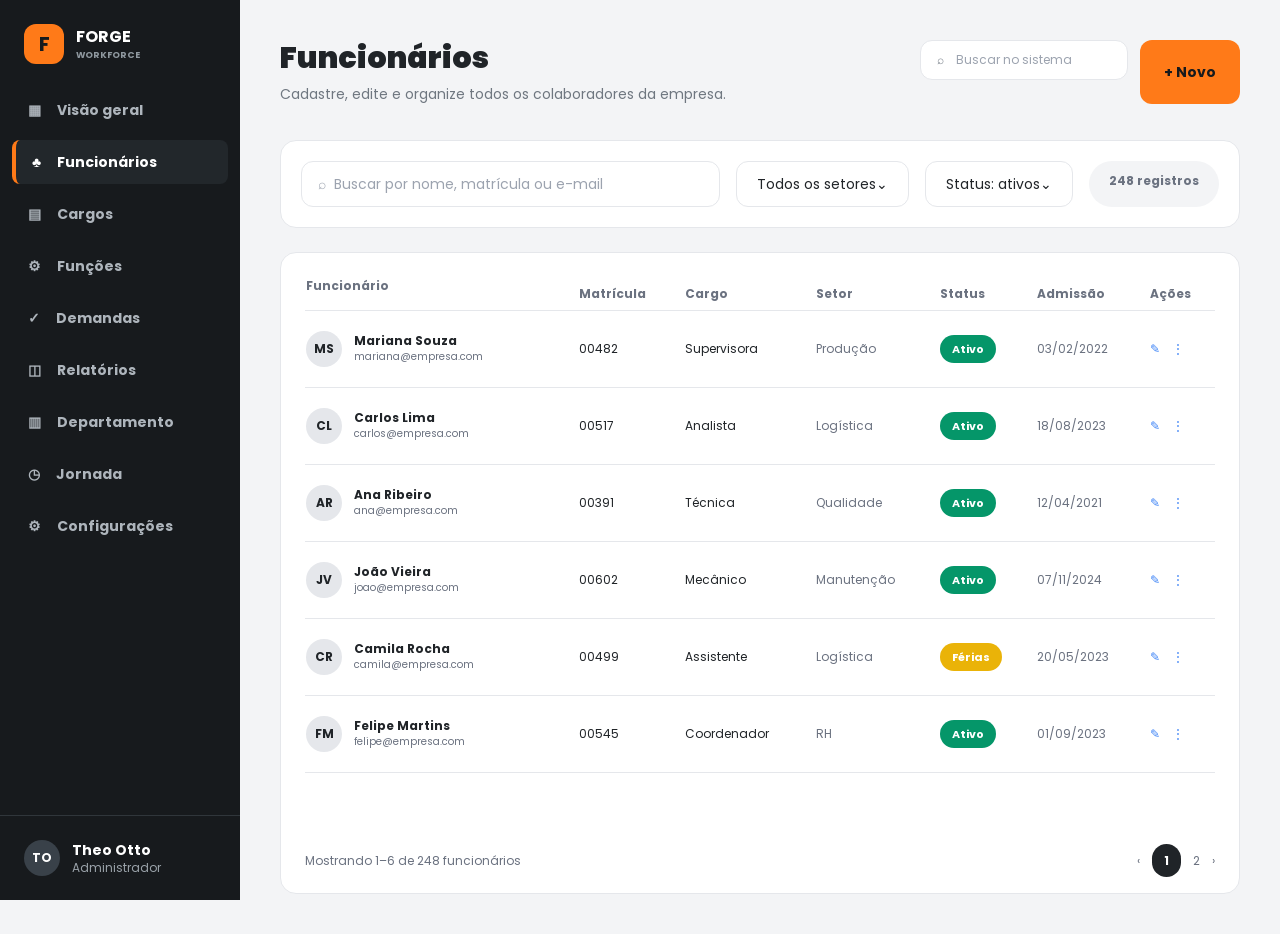
<file: reuso/view/novo-funcionario.html>
<!doctype html>
<html lang="pt-BR">
<head>
  <meta charset="UTF-8">
  <meta name="viewport" content="width=device-width, initial-scale=1">
  <title>Novo funcionário</title>
  <script src="../assets/vendor/tailwind.js"></script>
<script src="../assets/js/variabilidade.js" defer></script>
  <link rel="stylesheet" href="../assets/css/fonts.css">
</head>
<body data-screen="funcionarios" class="min-h-screen bg-[#f3f4f6] font-sans text-[#202428]">
<div class="min-h-screen lg:flex">
<aside class="bg-[#171a1d] text-white lg:fixed lg:inset-y-0 lg:flex lg:w-60 lg:flex-col">
<div class="flex items-center gap-3 p-6">
<b class="grid size-10 place-items-center rounded-xl bg-[#ff7a18] text-xl text-[#171a1d]">F</b>
<div>
<p class="font-bold">FORGE</p>
<p class="text-[9px] font-bold text-[#8f989f]">WORKFORCE</p>
</div>
</div>
<nav class="hidden flex-1 space-y-2 px-3 lg:block">
<a href="index.html" class="flex gap-4 rounded-lg text-[#aeb5bc] px-4 py-3 text-sm font-bold">
<span>▦</span>Visão geral</a>
<a href="funcionarios.html" class="flex gap-4 rounded-lg border-l-4 border-[#ff7a18] bg-[#22272b] text-white px-4 py-3 text-sm font-bold">
<span>♣</span>Funcionários</a>
<a href="cargos.html" class="flex gap-4 rounded-lg text-[#aeb5bc] px-4 py-3 text-sm font-bold">
<span>▤</span>Cargos</a>
<a href="funcoes.html" class="flex gap-4 rounded-lg text-[#aeb5bc] px-4 py-3 text-sm font-bold">
<span>⚙</span>Funções</a>
<a href="demandas.html" class="flex gap-4 rounded-lg text-[#aeb5bc] px-4 py-3 text-sm font-bold">
<span>✓</span>Demandas</a>
<a href="relatorios.html" class="flex gap-4 rounded-lg text-[#aeb5bc] px-4 py-3 text-sm font-bold">
<span>◫</span>Relatórios</a>
<a href="departamento.html" class="flex gap-4 rounded-lg text-[#aeb5bc] px-4 py-3 text-sm font-bold">
<span>▥</span>Departamento</a>
<a href="jornada.html" class="flex gap-4 rounded-lg text-[#aeb5bc] px-4 py-3 text-sm font-bold">
<span>◷</span>Jornada</a>
<a href="configuracoes.html" class="flex gap-4 rounded-lg text-[#aeb5bc] px-4 py-3 text-sm font-bold">
<span>⚙</span>Configurações</a>
</nav>
<a href="perfil.html" class="hidden border-t border-[#30363b] p-6 lg:flex lg:items-center lg:gap-3">
<b class="grid size-9 place-items-center rounded-full bg-[#394149] text-xs">TO</b>
<div>
<p class="text-sm font-bold">Theo Otto</p>
<p class="text-xs text-[#9aa2a9]">Administrador</p>
</div>
</a>
</aside>
<main class="w-full p-5 sm:p-8 lg:ml-60 lg:p-10">
<header class="mb-9 flex flex-col gap-5 sm:flex-row sm:justify-between">
<div>
<h1 class="text-3xl font-black">Funcionários</h1>
<p class="mt-2 text-sm text-[#6f7780]">Cadastre, edite e organize todos os colaboradores da empresa.</p>
</div>
<div class="flex gap-3">
<label class="flex h-10 w-52 items-center gap-3 rounded-xl border bg-white px-4 text-xs text-[#6f7780]">⌕<input class="w-full outline-none" placeholder="Buscar no sistema">
</label>
<button class="rounded-xl bg-[#ff7a18] px-6 text-sm font-bold">+ Novo</button>
</div>
</header>
<section class="mb-6 flex flex-wrap gap-4 rounded-2xl border bg-white p-5">
<input class="min-w-64 flex-1 rounded-xl border px-4 py-3 text-sm" placeholder="⌕  Buscar por nome, matrícula ou e-mail">
<button class="rounded-xl border px-5 text-sm">Todos os setores⌄</button>
<button class="rounded-xl border px-5 text-sm">Status: ativos⌄</button>
<b class="ml-auto rounded-full bg-gray-100 px-5 py-3 text-xs text-gray-500">248 registros</b>
</section>
<section class="overflow-x-auto rounded-2xl border bg-white p-6">
<table class="w-full min-w-[900px] text-left text-xs">
<thead class="border-b text-gray-500">
<tr>
<th class="pb-4">Funcionário</th>
<th>Matrícula</th>
<th>Cargo</th>
<th>Setor</th>
<th>Status</th>
<th>Admissão</th>
<th>Ações</th>
</tr>
</thead>
<tbody>
<tr class="border-b">
<td class="py-5">
<div class="flex items-center gap-3">
<b class="grid size-9 place-items-center rounded-full bg-gray-200">MS</b>
<div>
<strong>Mariana Souza</strong>
<p class="text-[10px] text-gray-500">mariana@empresa.com</p>
</div>
</div>
</td>
<td>00482</td>
<td>Supervisora</td>
<td class="text-gray-500">Produção</td>
<td>
<span class="rounded-full bg-emerald-600 px-3 py-1.5 text-[11px] font-bold text-white">Ativo</span>
</td>
<td class="text-gray-500">03/02/2022</td>
<td class="text-blue-500">✎　⋮</td>
</tr>
<tr class="border-b">
<td class="py-5">
<div class="flex items-center gap-3">
<b class="grid size-9 place-items-center rounded-full bg-gray-200">CL</b>
<div>
<strong>Carlos Lima</strong>
<p class="text-[10px] text-gray-500">carlos@empresa.com</p>
</div>
</div>
</td>
<td>00517</td>
<td>Analista</td>
<td class="text-gray-500">Logística</td>
<td>
<span class="rounded-full bg-emerald-600 px-3 py-1.5 text-[11px] font-bold text-white">Ativo</span>
</td>
<td class="text-gray-500">18/08/2023</td>
<td class="text-blue-500">✎　⋮</td>
</tr>
<tr class="border-b">
<td class="py-5">
<div class="flex items-center gap-3">
<b class="grid size-9 place-items-center rounded-full bg-gray-200">AR</b>
<div>
<strong>Ana Ribeiro</strong>
<p class="text-[10px] text-gray-500">ana@empresa.com</p>
</div>
</div>
</td>
<td>00391</td>
<td>Técnica</td>
<td class="text-gray-500">Qualidade</td>
<td>
<span class="rounded-full bg-emerald-600 px-3 py-1.5 text-[11px] font-bold text-white">Ativo</span>
</td>
<td class="text-gray-500">12/04/2021</td>
<td class="text-blue-500">✎　⋮</td>
</tr>
<tr class="border-b">
<td class="py-5">
<div class="flex items-center gap-3">
<b class="grid size-9 place-items-center rounded-full bg-gray-200">JV</b>
<div>
<strong>João Vieira</strong>
<p class="text-[10px] text-gray-500">joao@empresa.com</p>
</div>
</div>
</td>
<td>00602</td>
<td>Mecânico</td>
<td class="text-gray-500">Manutenção</td>
<td>
<span class="rounded-full bg-emerald-600 px-3 py-1.5 text-[11px] font-bold text-white">Ativo</span>
</td>
<td class="text-gray-500">07/11/2024</td>
<td class="text-blue-500">✎　⋮</td>
</tr>
<tr class="border-b">
<td class="py-5">
<div class="flex items-center gap-3">
<b class="grid size-9 place-items-center rounded-full bg-gray-200">CR</b>
<div>
<strong>Camila Rocha</strong>
<p class="text-[10px] text-gray-500">camila@empresa.com</p>
</div>
</div>
</td>
<td>00499</td>
<td>Assistente</td>
<td class="text-gray-500">Logística</td>
<td>
<span class="rounded-full bg-yellow-500 px-3 py-1.5 text-[11px] font-bold text-white">Férias</span>
</td>
<td class="text-gray-500">20/05/2023</td>
<td class="text-blue-500">✎　⋮</td>
</tr>
<tr class="border-b">
<td class="py-5">
<div class="flex items-center gap-3">
<b class="grid size-9 place-items-center rounded-full bg-gray-200">FM</b>
<div>
<strong>Felipe Martins</strong>
<p class="text-[10px] text-gray-500">felipe@empresa.com</p>
</div>
</div>
</td>
<td>00545</td>
<td>Coordenador</td>
<td class="text-gray-500">RH</td>
<td>
<span class="rounded-full bg-emerald-600 px-3 py-1.5 text-[11px] font-bold text-white">Ativo</span>
</td>
<td class="text-gray-500">01/09/2023</td>
<td class="text-blue-500">✎　⋮</td>
</tr>
</tbody>
</table>
<div class="flex justify-between pt-20 text-xs text-gray-500">
<span>Mostrando 1–6 de 248 funcionários</span>
<span>‹　<b class="rounded-full bg-[#202428] px-3 py-2 text-white">1</b>　2　›</span>
</div>
</section>
</main>
</div>
</body>
</html>
</file>
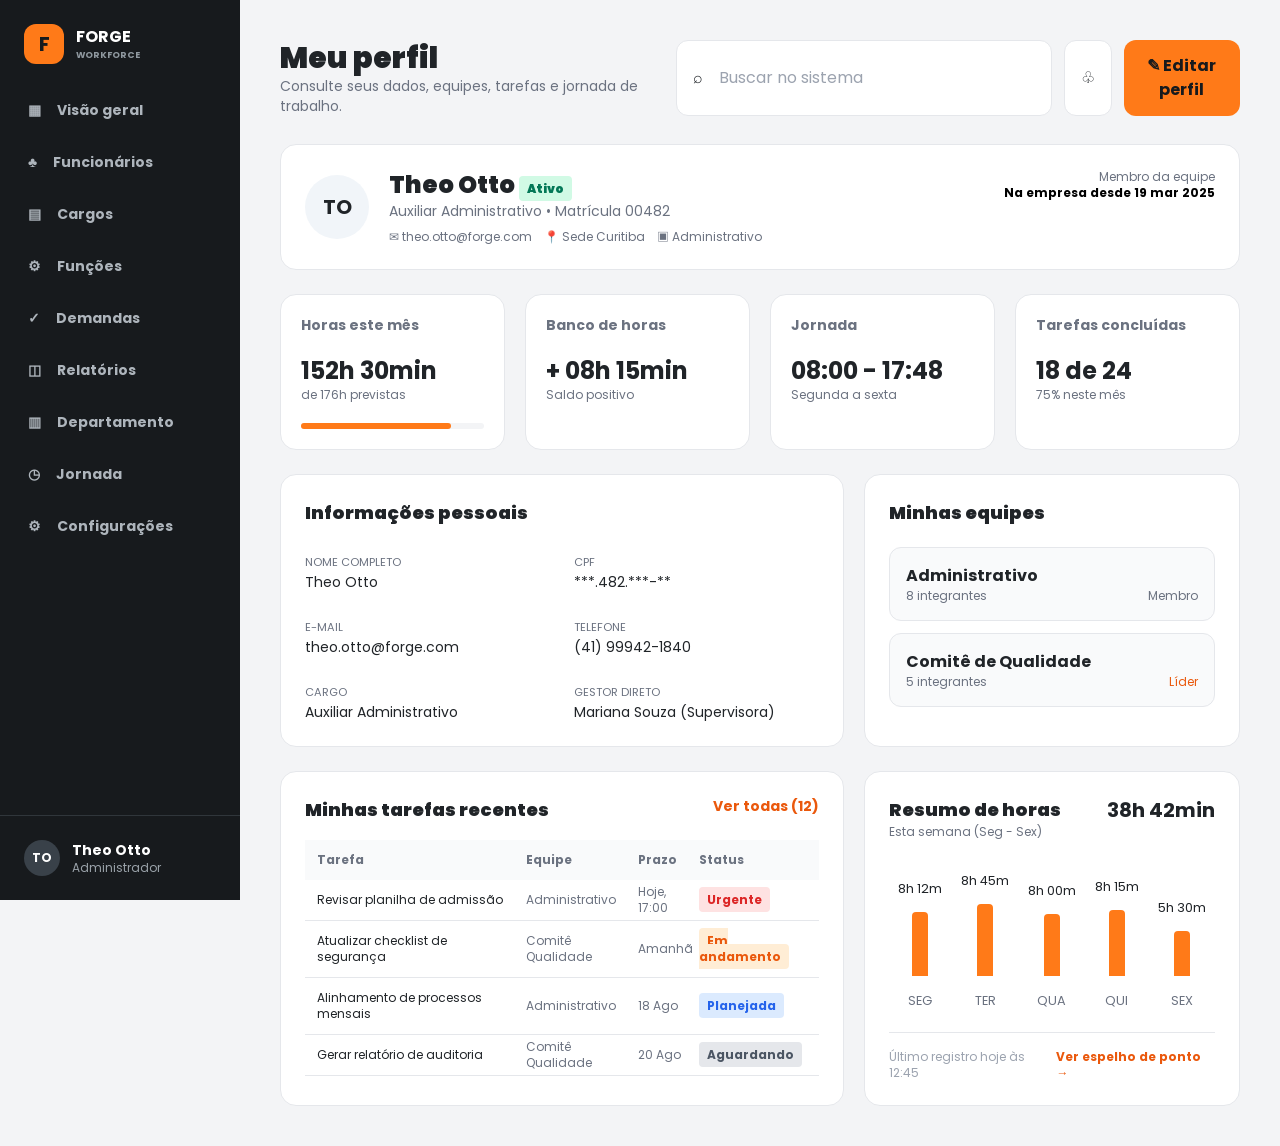
<file: reuso/view/perfil.html>
<!doctype html>
<html lang="pt-BR">
<head>
  <meta charset="UTF-8">
  <meta name="viewport" content="width=device-width, initial-scale=1">
  <title>Meu perfil</title>
  <script src="../assets/vendor/tailwind.js"></script>
<script src="../assets/js/variabilidade.js" defer></script>
  <link rel="stylesheet" href="../assets/css/fonts.css">
</head>
<body data-screen="perfil" class="min-h-screen bg-[#f3f4f6] font-sans text-[#202428]">
<div class="min-h-screen lg:flex">
<aside class="bg-[#171a1d] text-white lg:fixed lg:inset-y-0 lg:flex lg:w-60 lg:flex-col">
<div class="flex items-center gap-3 p-6">
<b class="grid size-10 place-items-center rounded-xl bg-[#ff7a18] text-xl text-[#171a1d]">F</b>
<div>
<p class="font-bold">FORGE</p>
<p class="text-[9px] font-bold text-[#8f989f]">WORKFORCE</p>
</div>
</div>
<nav class="hidden flex-1 space-y-2 px-3 lg:block">
<a href="index.html" class="flex gap-4 rounded-lg text-[#aeb5bc] px-4 py-3 text-sm font-bold">
<span>▦</span>Visão geral</a>
<a href="funcionarios.html" class="flex gap-4 rounded-lg text-[#aeb5bc] px-4 py-3 text-sm font-bold">
<span>♣</span>Funcionários</a>
<a href="cargos.html" class="flex gap-4 rounded-lg text-[#aeb5bc] px-4 py-3 text-sm font-bold">
<span>▤</span>Cargos</a>
<a href="funcoes.html" class="flex gap-4 rounded-lg text-[#aeb5bc] px-4 py-3 text-sm font-bold">
<span>⚙</span>Funções</a>
<a href="demandas.html" class="flex gap-4 rounded-lg text-[#aeb5bc] px-4 py-3 text-sm font-bold">
<span>✓</span>Demandas</a>
<a href="relatorios.html" class="flex gap-4 rounded-lg text-[#aeb5bc] px-4 py-3 text-sm font-bold">
<span>◫</span>Relatórios</a>
<a href="departamento.html" class="flex gap-4 rounded-lg text-[#aeb5bc] px-4 py-3 text-sm font-bold">
<span>▥</span>Departamento</a>
<a href="jornada.html" class="flex gap-4 rounded-lg text-[#aeb5bc] px-4 py-3 text-sm font-bold">
<span>◷</span>Jornada</a>
<a href="configuracoes.html" class="flex gap-4 rounded-lg text-[#aeb5bc] px-4 py-3 text-sm font-bold">
<span>⚙</span>Configurações</a>
</nav>
<a href="perfil.html" class="hidden border-t border-[#30363b] p-6 lg:flex lg:items-center lg:gap-3">
<b class="grid size-9 place-items-center rounded-full bg-[#394149] text-xs">TO</b>
<div>
<p class="text-sm font-bold">Theo Otto</p>
<p class="text-xs text-[#9aa2a9]">Administrador</p>
</div>
</a>
</aside>
<main class="w-full p-5 sm:p-8 lg:ml-60 lg:p-10">
<header class="mb-7 flex justify-between">
<div>
<h1 class="text-3xl font-black">Meu perfil</h1>
<p class="text-sm text-gray-500">Consulte seus dados, equipes, tarefas e jornada de trabalho.</p>
</div>
<div class="flex gap-3">
<label class="hidden items-center rounded-xl border bg-white px-4 sm:flex">⌕　<input class="outline-none" placeholder="Buscar no sistema">
</label>
<button class="rounded-xl border bg-white px-4">♧</button>
<button class="rounded-xl bg-[#ff7a18] px-5 font-bold">✎ Editar perfil</button>
</div>
</header>
<section class="flex flex-col justify-between gap-5 rounded-2xl border bg-white p-6 sm:flex-row">
<div class="flex items-center gap-5">
<b class="grid size-16 place-items-center rounded-full bg-slate-100 text-xl">TO</b>
<div>
<h2 class="text-2xl font-black">Theo Otto <span class="rounded bg-emerald-100 px-2 py-1 text-xs text-emerald-700">Ativo</span>
</h2>
<p class="text-sm text-gray-500">Auxiliar Administrativo • Matrícula 00482</p>
<p class="mt-2 text-xs text-gray-500">✉ theo.otto@forge.com　📍 Sede Curitiba　▣ Administrativo</p>
</div>
</div>
<div class="text-right text-xs text-gray-500">Membro da equipe<br>
<b class="text-black">Na empresa desde 19 mar 2025</b>
</div>
</section>
<section class="mt-6 grid gap-5 sm:grid-cols-2 xl:grid-cols-4">
<article class="rounded-2xl border bg-white p-5">
<p class="text-sm font-bold text-gray-500">Horas este mês</p>
<b class="mt-5 block text-2xl">152h 30min</b>
<p class="text-xs text-gray-500">de 176h previstas</p>
<div class="mt-5 h-1.5 rounded-full bg-gray-100">
<div class="h-full w-[82%] rounded-full bg-[#ff7a18]">
</div>
</div>
</article>
<article class="rounded-2xl border bg-white p-5">
<p class="text-sm font-bold text-gray-500">Banco de horas</p>
<b class="mt-5 block text-2xl">+ 08h 15min</b>
<p class="text-xs text-gray-500">Saldo positivo</p>
</article>
<article class="rounded-2xl border bg-white p-5">
<p class="text-sm font-bold text-gray-500">Jornada</p>
<b class="mt-5 block text-2xl">08:00 - 17:48</b>
<p class="text-xs text-gray-500">Segunda a sexta</p>
</article>
<article class="rounded-2xl border bg-white p-5">
<p class="text-sm font-bold text-gray-500">Tarefas concluídas</p>
<b class="mt-5 block text-2xl">18 de 24</b>
<p class="text-xs text-gray-500">75% neste mês</p>
</article>
</section>
<section class="mt-6 grid gap-5 xl:grid-cols-[1.5fr_1fr]">
<article class="rounded-2xl border bg-white p-6">
<h2 class="text-lg font-black">Informações pessoais</h2>
<div class="mt-6 grid gap-6 text-sm sm:grid-cols-2">
<div>
<small class="text-gray-500">NOME COMPLETO</small>
<p>Theo Otto</p>
</div>
<div>
<small class="text-gray-500">CPF</small>
<p>***.482.***-**</p>
</div>
<div>
<small class="text-gray-500">E-MAIL</small>
<p>theo.otto@forge.com</p>
</div>
<div>
<small class="text-gray-500">TELEFONE</small>
<p>(41) 99942-1840</p>
</div>
<div>
<small class="text-gray-500">CARGO</small>
<p>Auxiliar Administrativo</p>
</div>
<div>
<small class="text-gray-500">GESTOR DIRETO</small>
<p>Mariana Souza (Supervisora)</p>
</div>
</div>
</article>
<article class="rounded-2xl border bg-white p-6">
<h2 class="text-lg font-black">Minhas equipes</h2>
<div class="mt-5 space-y-3">
<div class="rounded-xl border bg-gray-50 p-4">
<b>Administrativo</b>
<p class="text-xs text-gray-500">8 integrantes <span class="float-right">Membro</span>
</p>
</div>
<div class="rounded-xl border bg-gray-50 p-4">
<b>Comitê de Qualidade</b>
<p class="text-xs text-gray-500">5 integrantes <span class="float-right text-orange-600">Líder</span>
</p>
</div>
</div>
</article>
</section>
<section class="mt-6 grid gap-5 xl:grid-cols-[1.5fr_1fr]">
<article class="rounded-2xl border bg-white p-6">
<div class="flex justify-between">
<h2 class="text-lg font-black">Minhas tarefas recentes</h2>
<a class="text-sm font-bold text-orange-600">Ver todas (12)</a>
</div>
<div class="mt-4 overflow-x-auto">
<table class="w-full text-left text-xs">
<thead class="bg-gray-50 text-gray-500">
<tr>
<th class="p-3">Tarefa</th>
<th>Equipe</th>
<th>Prazo</th>
<th>Status</th>
</tr>
</thead>
<tbody>
<tr class="border-b">
<td class="p-3">Revisar planilha de admissão</td>
<td class="text-gray-500">Administrativo</td>
<td class="text-gray-500">Hoje, 17:00</td>
<td>
<b class="rounded px-2 py-1 bg-red-100 text-red-600">Urgente</b>
</td>
</tr>
<tr class="border-b">
<td class="p-3">Atualizar checklist de segurança</td>
<td class="text-gray-500">Comitê Qualidade</td>
<td class="text-gray-500">Amanhã</td>
<td>
<b class="rounded px-2 py-1 bg-orange-100 text-orange-600">Em andamento</b>
</td>
</tr>
<tr class="border-b">
<td class="p-3">Alinhamento de processos mensais</td>
<td class="text-gray-500">Administrativo</td>
<td class="text-gray-500">18 Ago</td>
<td>
<b class="rounded px-2 py-1 bg-blue-100 text-blue-600">Planejada</b>
</td>
</tr>
<tr class="border-b">
<td class="p-3">Gerar relatório de auditoria</td>
<td class="text-gray-500">Comitê Qualidade</td>
<td class="text-gray-500">20 Ago</td>
<td>
<b class="rounded px-2 py-1 bg-gray-200 text-gray-600">Aguardando</b>
</td>
</tr>
</tbody>
</table>
</div>
</article>
<article class="rounded-2xl border bg-white p-6">
<div class="flex justify-between">
<div>
<h2 class="text-lg font-black">Resumo de horas</h2>
<p class="text-xs text-gray-500">Esta semana (Seg - Sex)</p>
</div>
<b class="text-xl">38h 42min</b>
</div>
<div class="mt-7 flex h-36 items-end justify-around">
<div class="text-center">
<small>8h 12m</small>
<div class="mx-auto my-3 w-4 rounded-t bg-[#ff7a18]" style="height:64px">
</div>
<small class="text-gray-500">SEG</small>
</div>
<div class="text-center">
<small>8h 45m</small>
<div class="mx-auto my-3 w-4 rounded-t bg-[#ff7a18]" style="height:72px">
</div>
<small class="text-gray-500">TER</small>
</div>
<div class="text-center">
<small>8h 00m</small>
<div class="mx-auto my-3 w-4 rounded-t bg-[#ff7a18]" style="height:62px">
</div>
<small class="text-gray-500">QUA</small>
</div>
<div class="text-center">
<small>8h 15m</small>
<div class="mx-auto my-3 w-4 rounded-t bg-[#ff7a18]" style="height:66px">
</div>
<small class="text-gray-500">QUI</small>
</div>
<div class="text-center">
<small>5h 30m</small>
<div class="mx-auto my-3 w-4 rounded-t bg-[#ff7a18]" style="height:45px">
</div>
<small class="text-gray-500">SEX</small>
</div>
</div>
<div class="mt-5 flex justify-between border-t pt-4 text-xs text-gray-400">
<span>Último registro hoje às 12:45</span>
<b class="text-orange-600">Ver espelho de ponto →</b>
</div>
</article>
</section>
</main>
</div>
</body>
</html>
</file>
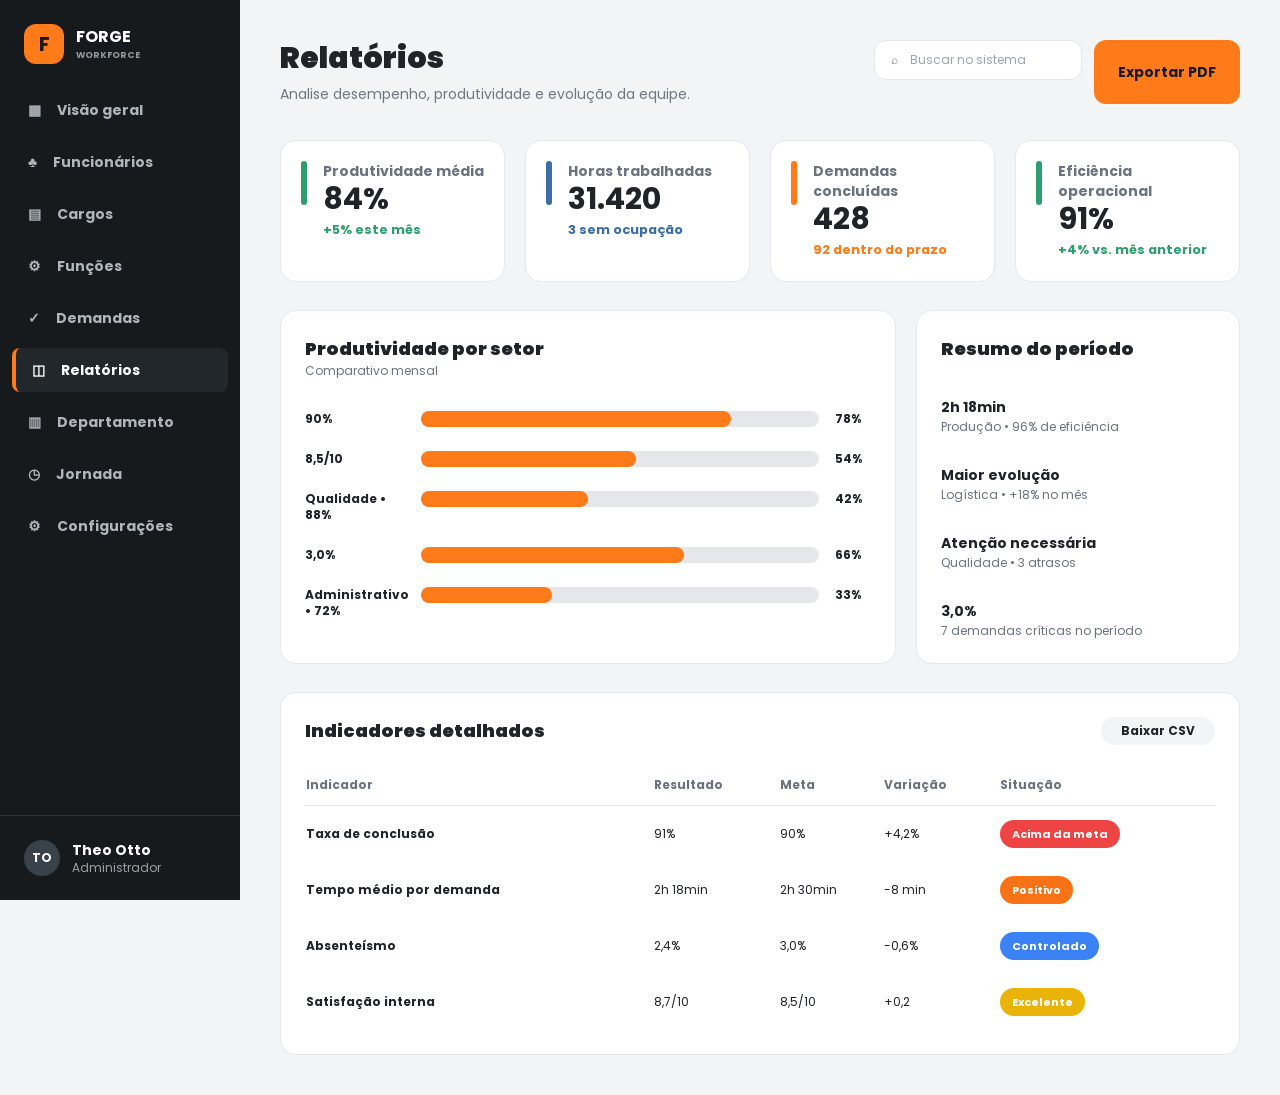
<file: reuso/view/relatorios.html>
<!doctype html>
<html lang="pt-BR">
  <head>
    <meta charset="UTF-8" />
    <meta name="viewport" content="width=device-width, initial-scale=1" />
    <title>Relatórios</title>
    <script src="../assets/vendor/tailwind.js"></script>
  <script src="../assets/js/variabilidade.js" defer></script>
  <link rel="stylesheet" href="../assets/css/fonts.css">
</head>
  <body
    data-screen="relatorios"
    class="min-h-screen bg-[#f3f4f6] font-sans text-[#202428]"
  >
    <div class="min-h-screen lg:flex">
      <aside
        class="bg-[#171a1d] text-white lg:fixed lg:inset-y-0 lg:flex lg:w-60 lg:flex-col"
      >
        <div class="flex items-center gap-3 p-6">
          <b
            class="grid size-10 place-items-center rounded-xl bg-[#ff7a18] text-xl text-[#171a1d]"
            >F</b
          >
          <div>
            <p class="font-bold">FORGE</p>
            <p class="text-[9px] font-bold text-[#8f989f]">WORKFORCE</p>
          </div>
        </div>
        <nav class="hidden flex-1 space-y-2 px-3 lg:block">
          <a
            href="index.html"
            class="flex gap-4 rounded-lg text-[#aeb5bc] px-4 py-3 text-sm font-bold"
          >
            <span>▦</span>Visão geral</a
          >
          <a
            href="funcionarios.html"
            class="flex gap-4 rounded-lg text-[#aeb5bc] px-4 py-3 text-sm font-bold"
          >
            <span>♣</span>Funcionários</a
          >
          <a
            href="cargos.html"
            class="flex gap-4 rounded-lg text-[#aeb5bc] px-4 py-3 text-sm font-bold"
          >
            <span>▤</span>Cargos</a
          >
          <a
            href="funcoes.html"
            class="flex gap-4 rounded-lg text-[#aeb5bc] px-4 py-3 text-sm font-bold"
          >
            <span>⚙</span>Funções</a
          >
          <a
            href="demandas.html"
            class="flex gap-4 rounded-lg text-[#aeb5bc] px-4 py-3 text-sm font-bold"
          >
            <span>✓</span>Demandas</a
          >
          <a
            href="relatorios.html"
            class="flex gap-4 rounded-lg border-l-4 border-[#ff7a18] bg-[#22272b] text-white px-4 py-3 text-sm font-bold"
          >
            <span>◫</span>Relatórios</a
          >
          <a
            href="departamento.html"
            class="flex gap-4 rounded-lg text-[#aeb5bc] px-4 py-3 text-sm font-bold"
          >
            <span>▥</span>Departamento</a
          >
          <a
            href="jornada.html"
            class="flex gap-4 rounded-lg text-[#aeb5bc] px-4 py-3 text-sm font-bold"
          >
            <span>◷</span>Jornada</a
          >
          <a
            href="configuracoes.html"
            class="flex gap-4 rounded-lg text-[#aeb5bc] px-4 py-3 text-sm font-bold"
          >
            <span>⚙</span>Configurações</a
          >
        </nav>
        <a
          href="perfil.html"
          class="hidden border-t border-[#30363b] p-6 lg:flex lg:items-center lg:gap-3"
        >
          <b
            class="grid size-9 place-items-center rounded-full bg-[#394149] text-xs"
            >TO</b
          >
          <div>
            <p class="text-sm font-bold">Theo Otto</p>
            <p class="text-xs text-[#9aa2a9]">Administrador</p>
          </div>
        </a>
      </aside>
      <main class="w-full p-5 sm:p-8 lg:ml-60 lg:p-10">
        <header class="mb-9 flex flex-col gap-5 sm:flex-row sm:justify-between">
          <div>
            <h1 class="text-3xl font-black">Relatórios</h1>
            <p class="mt-2 text-sm text-[#6f7780]">
              Analise desempenho, produtividade e evolução da equipe.
            </p>
          </div>
          <div class="flex gap-3">
            <label
              class="flex h-10 w-52 items-center gap-3 rounded-xl border bg-white px-4 text-xs text-[#6f7780]"
              >⌕<input
                class="w-full outline-none"
                placeholder="Buscar no sistema"
              />
            </label>
            <button class="rounded-xl bg-[#ff7a18] px-6 text-sm font-bold">
              Exportar PDF
            </button>
          </div>
        </header>
        <section class="grid gap-5 sm:grid-cols-2 xl:grid-cols-4">
          <article class="rounded-2xl border bg-white p-5">
            <div class="flex gap-4">
              <i class="h-11 w-1.5 rounded-full" style="background: #2f9e6f">
              </i>
              <div>
                <p class="text-sm font-bold text-gray-500">
                  Produtividade média
                </p>
                <b class="block text-3xl">84%</b>
                <small class="font-bold" style="color: #2f9e6f"
                  >+5% este mês</small
                >
              </div>
            </div>
          </article>
          <article class="rounded-2xl border bg-white p-5">
            <div class="flex gap-4">
              <i class="h-11 w-1.5 rounded-full" style="background: #3b6ea8">
              </i>
              <div>
                <p class="text-sm font-bold text-gray-500">Horas trabalhadas</p>
                <b class="block text-3xl">31.420</b>
                <small class="font-bold" style="color: #3b6ea8"
                  >3 sem ocupação</small
                >
              </div>
            </div>
          </article>
          <article class="rounded-2xl border bg-white p-5">
            <div class="flex gap-4">
              <i class="h-11 w-1.5 rounded-full" style="background: #ff7a18">
              </i>
              <div>
                <p class="text-sm font-bold text-gray-500">
                  Demandas concluídas
                </p>
                <b class="block text-3xl">428</b>
                <small class="font-bold" style="color: #ff7a18"
                  >92 dentro do prazo</small
                >
              </div>
            </div>
          </article>
          <article class="rounded-2xl border bg-white p-5">
            <div class="flex gap-4">
              <i class="h-11 w-1.5 rounded-full" style="background: #2f9e6f">
              </i>
              <div>
                <p class="text-sm font-bold text-gray-500">
                  Eficiência operacional
                </p>
                <b class="block text-3xl">91%</b>
                <small class="font-bold" style="color: #2f9e6f"
                  >+4% vs. mês anterior</small
                >
              </div>
            </div>
          </article>
        </section>
        <section class="mt-7 grid gap-5 xl:grid-cols-[1.9fr_1fr]">
          <article class="rounded-2xl border bg-white p-6">
            <h2 class="text-lg font-black">Produtividade por setor</h2>
            <p class="text-xs text-gray-500">Comparativo mensal</p>
            <div class="mt-8 space-y-6">
              <div
                class="grid grid-cols-[100px_1fr_36px] gap-4 text-xs font-bold"
              >
                <span>90%</span>
                <div class="h-4 rounded-full bg-gray-200">
                  <div
                    class="h-full rounded-full bg-[#ff7a18]"
                    style="width: 78%"
                  ></div>
                </div>
                <span>78%</span>
              </div>
              <div
                class="grid grid-cols-[100px_1fr_36px] gap-4 text-xs font-bold"
              >
                <span>8,5/10</span>
                <div class="h-4 rounded-full bg-gray-200">
                  <div
                    class="h-full rounded-full bg-[#ff7a18]"
                    style="width: 54%"
                  ></div>
                </div>
                <span>54%</span>
              </div>
              <div
                class="grid grid-cols-[100px_1fr_36px] gap-4 text-xs font-bold"
              >
                <span>Qualidade • 88%</span>
                <div class="h-4 rounded-full bg-gray-200">
                  <div
                    class="h-full rounded-full bg-[#ff7a18]"
                    style="width: 42%"
                  ></div>
                </div>
                <span>42%</span>
              </div>
              <div
                class="grid grid-cols-[100px_1fr_36px] gap-4 text-xs font-bold"
              >
                <span>3,0%</span>
                <div class="h-4 rounded-full bg-gray-200">
                  <div
                    class="h-full rounded-full bg-[#ff7a18]"
                    style="width: 66%"
                  ></div>
                </div>
                <span>66%</span>
              </div>
              <div
                class="grid grid-cols-[100px_1fr_36px] gap-4 text-xs font-bold"
              >
                <span>Administrativo • 72%</span>
                <div class="h-4 rounded-full bg-gray-200">
                  <div
                    class="h-full rounded-full bg-[#ff7a18]"
                    style="width: 33%"
                  ></div>
                </div>
                <span>33%</span>
              </div>
            </div>
          </article>
          <article class="rounded-2xl border bg-white p-6">
            <h2 class="text-lg font-black">Resumo do período</h2>
            <div class="mt-8 space-y-7">
              <div>
                <b class="text-sm">2h 18min</b>
                <p class="text-xs text-gray-500">
                  Produção • 96% de eficiência
                </p>
              </div>
              <div>
                <b class="text-sm">Maior evolução</b>
                <p class="text-xs text-gray-500">Logística • +18% no mês</p>
              </div>
              <div>
                <b class="text-sm">Atenção necessária</b>
                <p class="text-xs text-gray-500">Qualidade • 3 atrasos</p>
              </div>
              <div>
                <b class="text-sm">3,0%</b>
                <p class="text-xs text-gray-500">
                  7 demandas críticas no período
                </p>
              </div>
            </div>
          </article>
        </section>
        <section class="mt-7 rounded-2xl border bg-white p-6">
          <div class="flex justify-between">
            <h2 class="text-lg font-black">Indicadores detalhados</h2>
            <button class="rounded-full bg-gray-100 px-5 text-xs font-bold">
              Baixar CSV
            </button>
          </div>
          <div class="overflow-x-auto">
            <table class="mt-5 w-full min-w-[700px] text-left text-xs">
              <thead class="border-b text-gray-500">
                <tr>
                  <th class="py-3">Indicador</th>
                  <th>Resultado</th>
                  <th>Meta</th>
                  <th>Variação</th>
                  <th>Situação</th>
                </tr>
              </thead>
              <tbody>
                <tr>
                  <td class="py-5 font-bold">Taxa de conclusão</td>
                  <td>91%</td>
                  <td>90%</td>
                  <td>+4,2%</td>
                  <td>
                    <span
                      class="rounded-full bg-red-500 px-3 py-1.5 text-[11px] font-bold text-white"
                      >Acima da meta</span
                    >
                  </td>
                </tr>
                <tr>
                  <td class="py-5 font-bold">Tempo médio por demanda</td>
                  <td>2h 18min</td>
                  <td>2h 30min</td>
                  <td>-8 min</td>
                  <td>
                    <span
                      class="rounded-full bg-orange-500 px-3 py-1.5 text-[11px] font-bold text-white"
                      >Positivo</span
                    >
                  </td>
                </tr>
                <tr>
                  <td class="py-5 font-bold">Absenteísmo</td>
                  <td>2,4%</td>
                  <td>3,0%</td>
                  <td>-0,6%</td>
                  <td>
                    <span
                      class="rounded-full bg-blue-500 px-3 py-1.5 text-[11px] font-bold text-white"
                      >Controlado</span
                    >
                  </td>
                </tr>
                <tr>
                  <td class="py-5 font-bold">Satisfação interna</td>
                  <td>8,7/10</td>
                  <td>8,5/10</td>
                  <td>+0,2</td>
                  <td>
                    <span
                      class="rounded-full bg-yellow-500 px-3 py-1.5 text-[11px] font-bold text-white"
                      >Excelente</span
                    >
                  </td>
                </tr>
              </tbody>
            </table>
          </div>
        </section>
      </main>
    </div>
  </body>
</html>
</file>
<file: reuso/assets/css/fonts.css>
@import url('https://fonts.googleapis.com/css2?family=Poppins:ital,wght@0,100;0,200;0,300;0,400;0,500;0,600;0,700;0,800;0,900;1,100;1,200;1,300;1,400;1,500;1,600;1,700;1,800;1,900&display=swap');

html,
body,
html .font-sans {
  font-family: 'Poppins', Arial, sans-serif;
}

button,
input,
select,
textarea {
  font-family: inherit;
}
</file>
